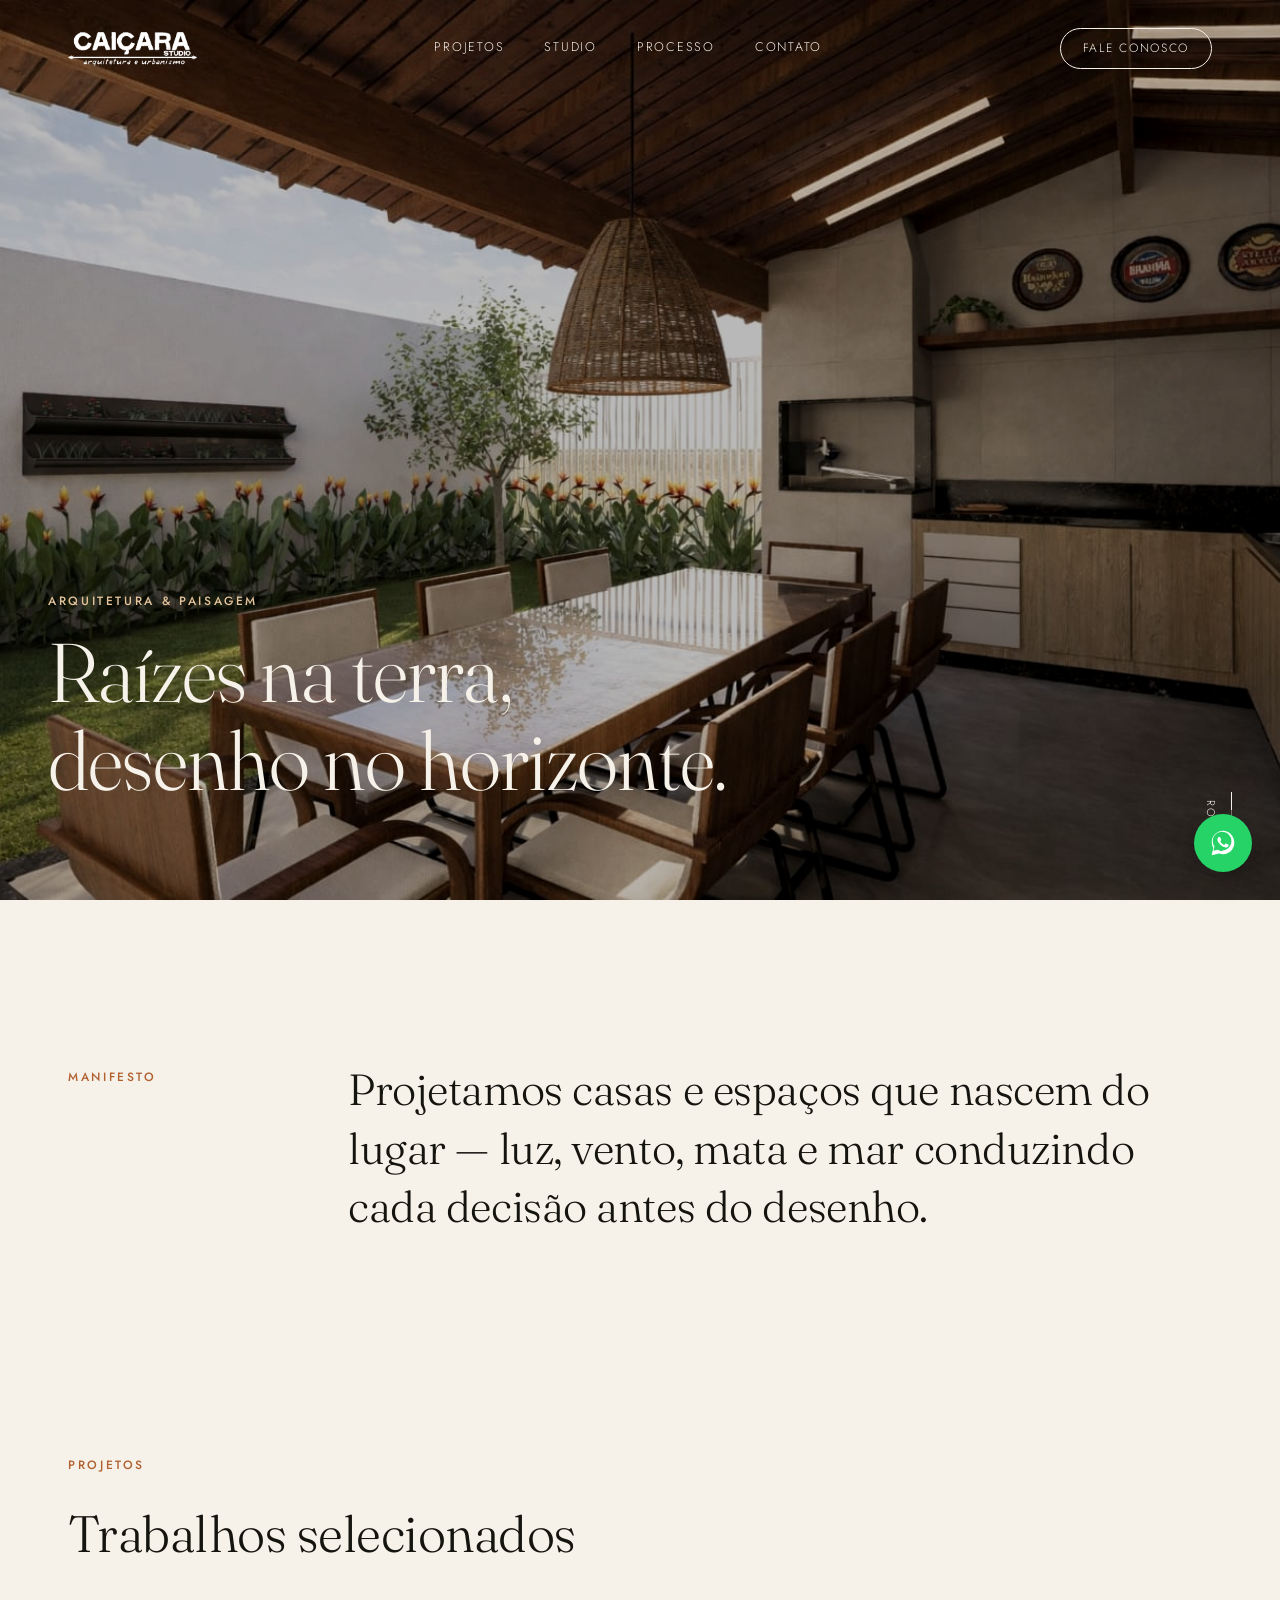
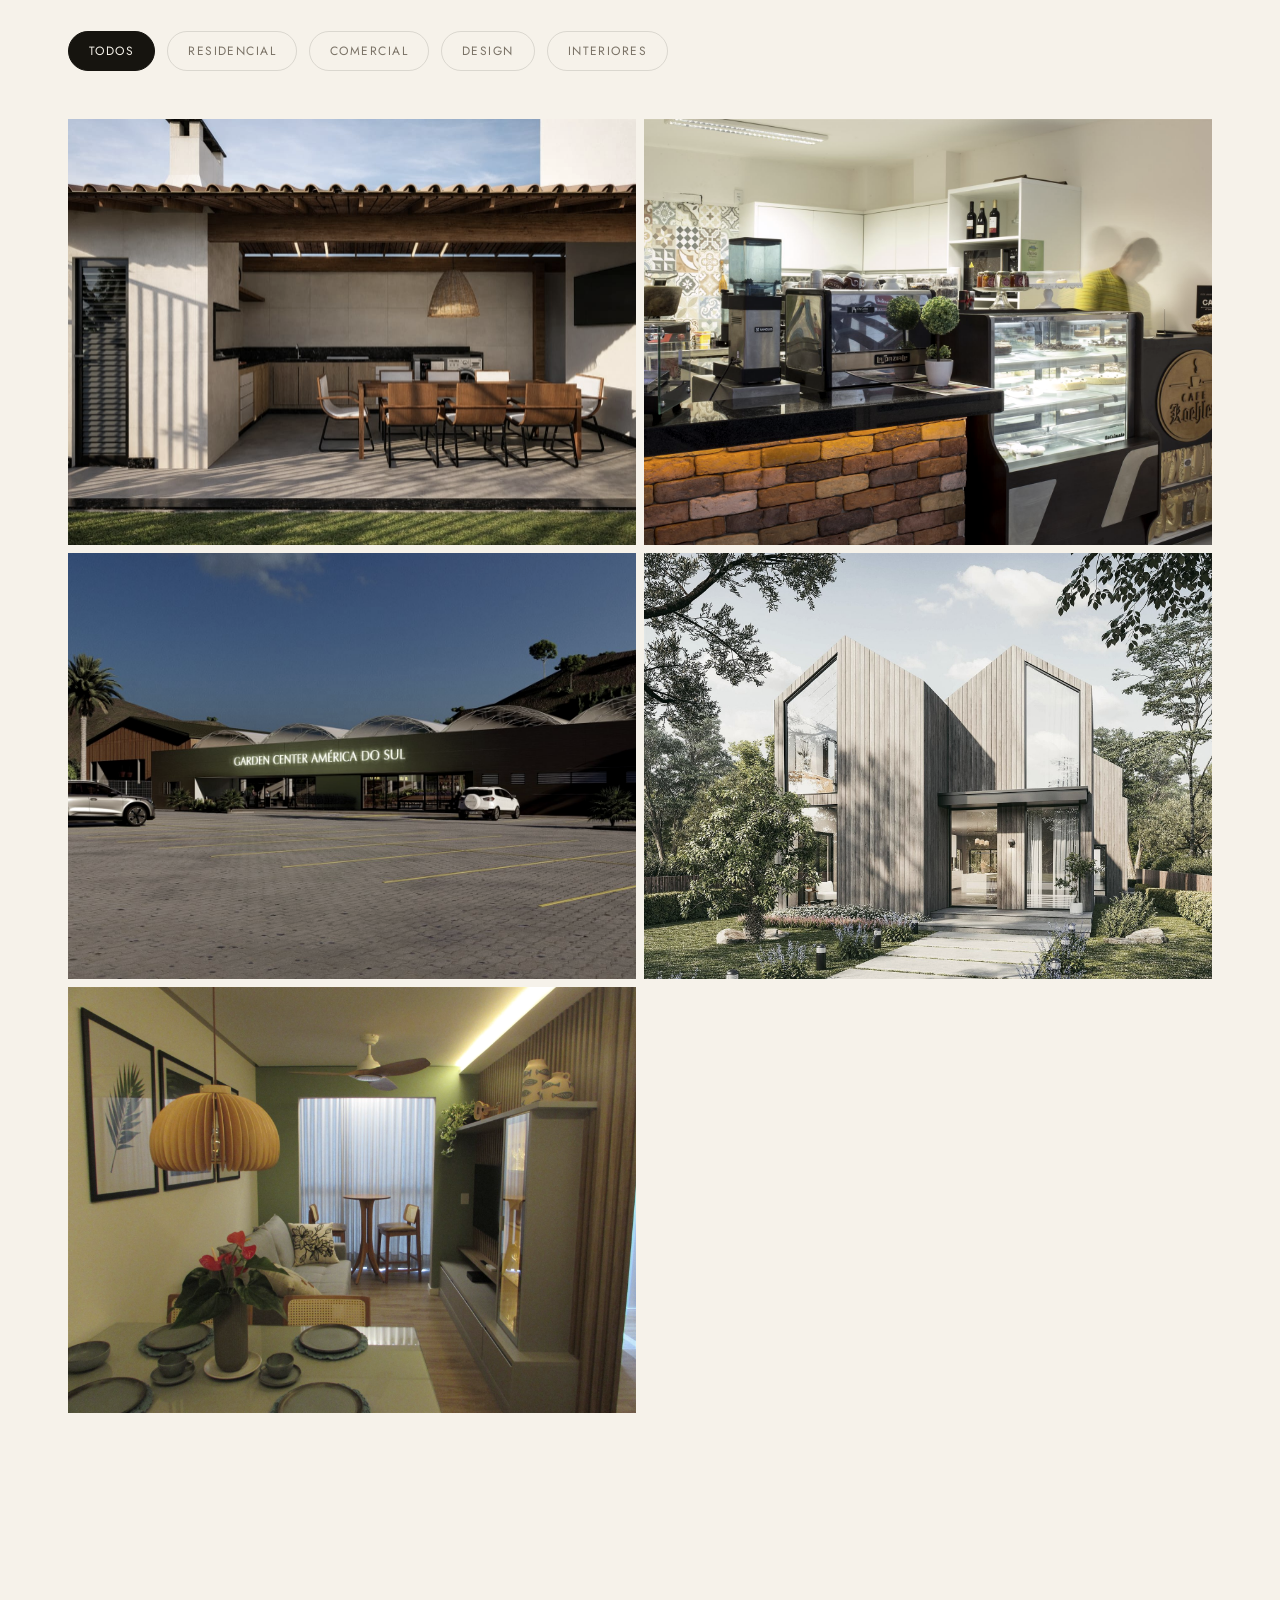
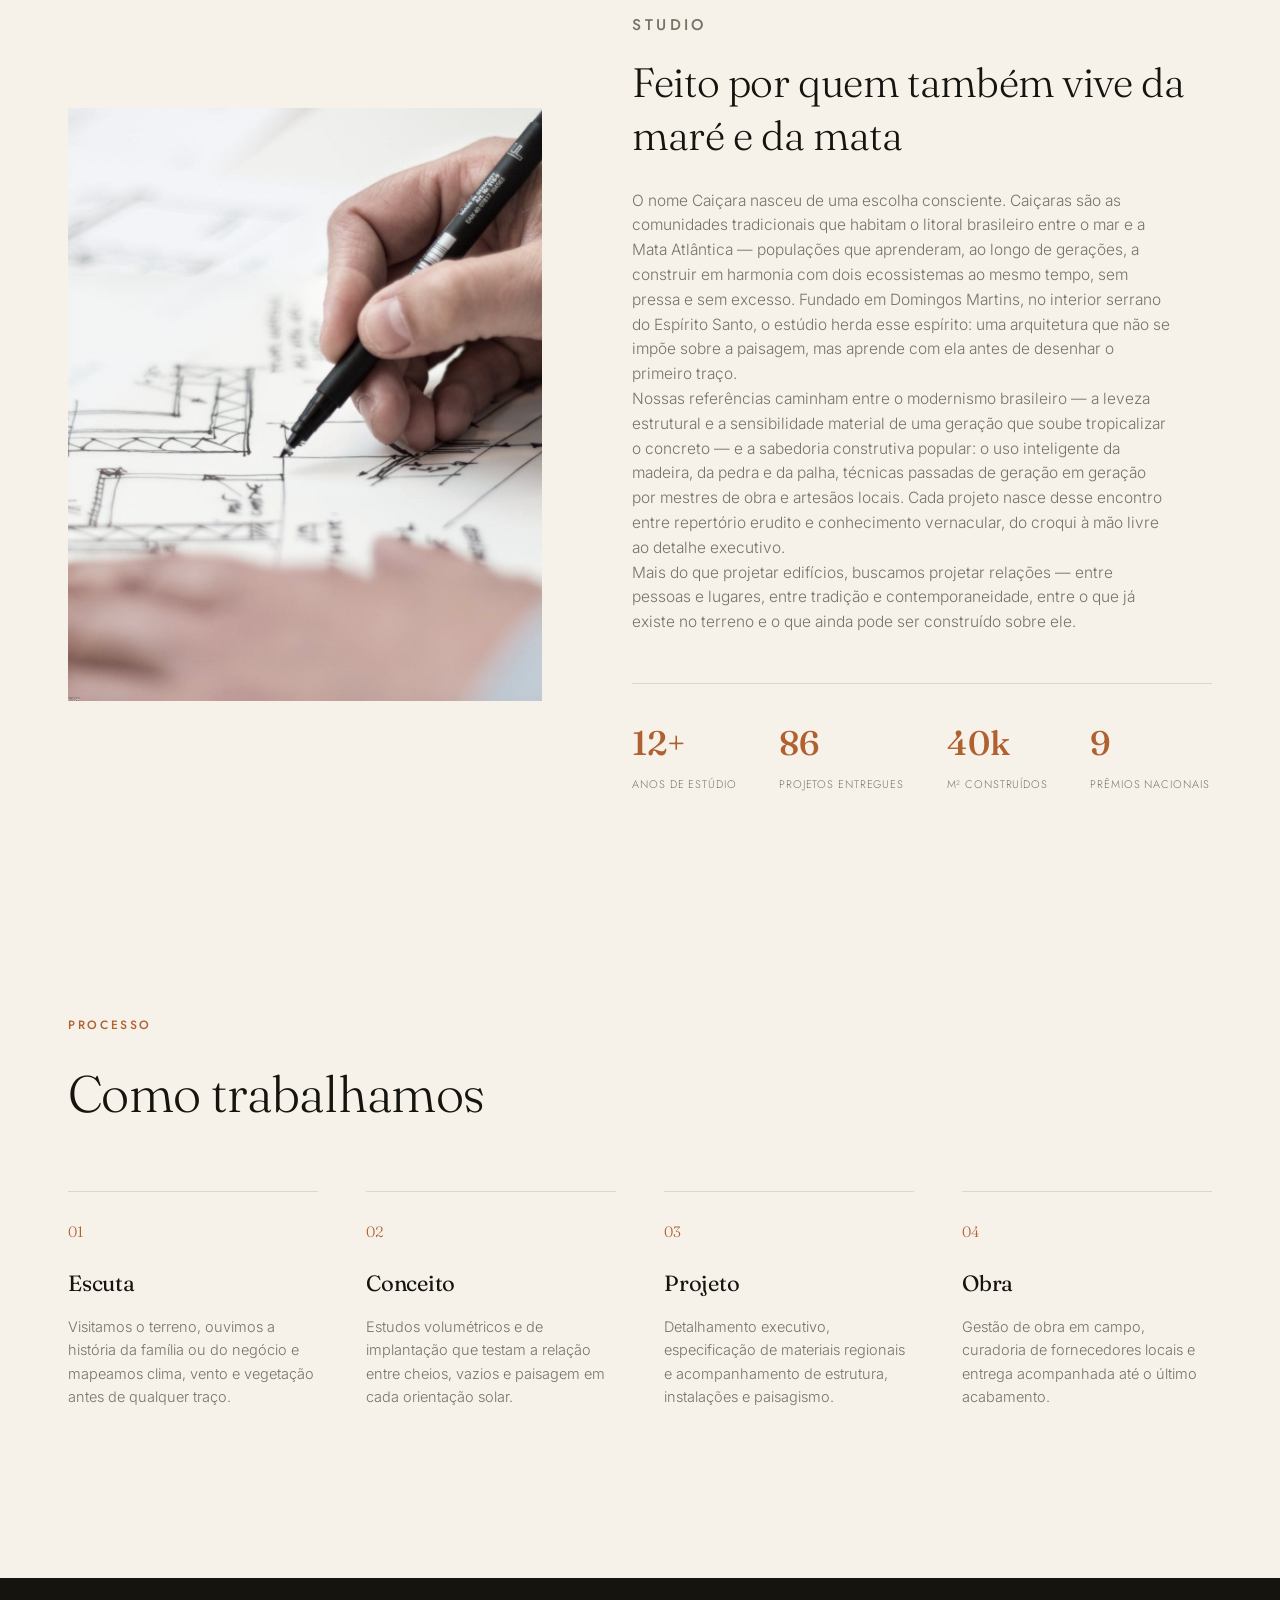
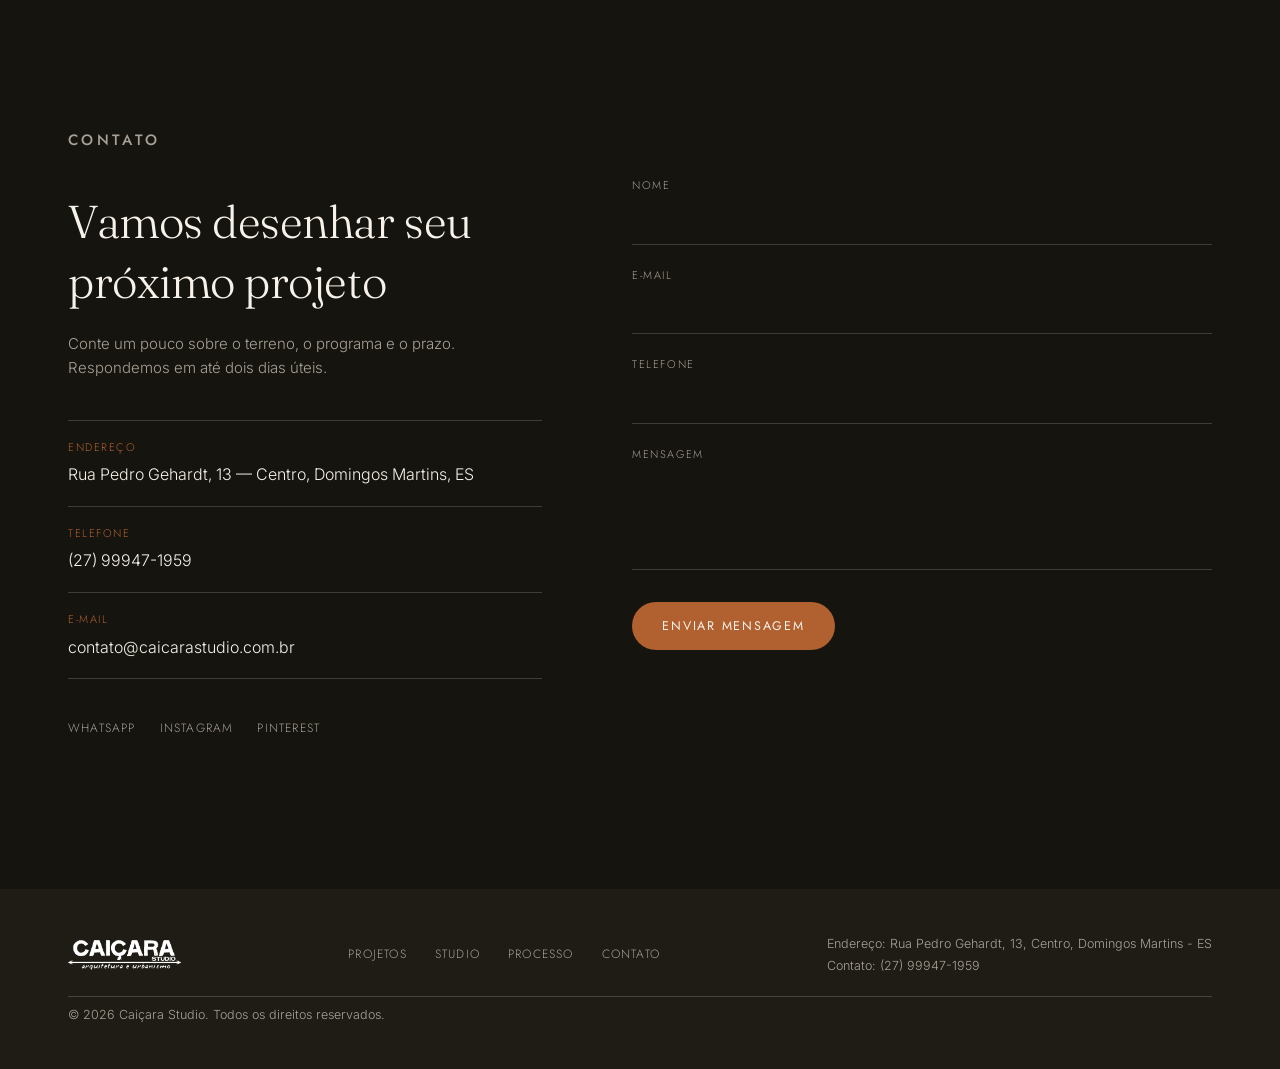
<file: index.html>
﻿<!DOCTYPE html>
<html lang="pt-BR">
<head>
<meta charset="UTF-8">
<meta name="viewport" content="width=device-width, initial-scale=1.0">
<title>Caiçara Studio — Arquitetura</title>
<meta name="description" content="Caiçara Studio — arquitetura contemporânea enraizada na paisagem brasileira.">
<link rel="preconnect" href="https://fonts.googleapis.com">
<link rel="preconnect" href="https://fonts.gstatic.com" crossorigin>
<link href="https://fonts.googleapis.com/css2?family=Fraunces:opsz,wght@9..144,300;9..144,400;9..144,500;9..144,600&family=Jost:wght@300;400;500;600&family=Inter:wght@300;400;500&display=swap" rel="stylesheet">
<link rel="icon" type="image/png" sizes="32x32" href="assets/img/brand/favicon-32.png">
<link rel="icon" type="image/png" sizes="192x192" href="assets/img/brand/favicon-192.png">
<link rel="apple-touch-icon" href="assets/img/brand/apple-touch-icon.png">
<link rel="stylesheet" href="assets/css/style.css">
</head>
<body>

<div class="preloader" id="preloader"><img src="assets/img/brand/icone-transparente.png" alt="Caiçara Studio" class="preloader-icon"></div>

<header class="site-header" id="siteHeader">
  <div class="header-inner">
    <a href="#top" class="logo"><img src="assets/img/brand/logotipo-transparente.png" alt="Caiçara Studio — arquitetura e urbanismo"></a>
    <nav class="main-nav" id="mainNav">
      <a href="#projetos">Projetos</a>
      <a href="#studio">Studio</a>
      <a href="#processo">Processo</a>
      <a href="#contato">Contato</a>
    </nav>
    <div class="header-right">
      <a href="#contato" class="btn-ghost">Fale conosco</a>
      <button class="nav-toggle" id="navToggle" aria-label="Abrir menu">
        <span></span><span></span><span></span>
      </button>
    </div>
  </div>
</header>

<div class="mobile-nav" id="mobileNav">
  <nav>
    <a href="#projetos">Projetos</a>
    <a href="#studio">Studio</a>
    <a href="#processo">Processo</a>
    <a href="#contato">Contato</a>
  </nav>
  <div class="mobile-nav-footer">
    <p>Domingos Martins — Espírito Santo, Brasil</p>
    <p>contato@caicarastudio.com.br</p>
  </div>
</div>

<a href="https://wa.me/5527999471959?text=Ol%C3%A1%2C%20gostaria%20de%20falar%20sobre%20um%20projeto." class="whatsapp-btn" target="_blank" rel="noopener" aria-label="Falar no WhatsApp">
  <svg viewBox="0 0 32 32" fill="currentColor" aria-hidden="true">
    <path d="M16.02 3C9.4 3 4 8.37 4 14.98c0 2.17.58 4.28 1.68 6.15L3.9 29l8.05-1.75a12.98 12.98 0 0 0 4.07.65h.01c6.63 0 12.02-5.37 12.02-11.98C28.05 8.37 22.66 3 16.02 3zm0 21.9h-.01a9.9 9.9 0 0 1-5.05-1.38l-.36-.21-4.78 1.04 1.02-4.66-.24-.38a9.87 9.87 0 0 1-1.53-5.33c0-5.47 4.46-9.92 9.96-9.92 2.66 0 5.15 1.04 7.03 2.92a9.86 9.86 0 0 1 2.91 7.02c0 5.47-4.46 9.9-9.95 9.9zm5.45-7.42c-.3-.15-1.76-.87-2.03-.97-.27-.1-.47-.15-.67.15-.2.3-.77.97-.94 1.16-.17.2-.35.22-.65.07-.3-.15-1.24-.46-2.36-1.46-.87-.78-1.46-1.74-1.63-2.04-.17-.3-.02-.46.13-.6.13-.13.3-.35.44-.52.15-.17.2-.3.3-.5.1-.2.05-.37-.02-.52-.07-.15-.67-1.62-.92-2.22-.24-.58-.49-.5-.67-.51h-.57c-.2 0-.52.07-.79.37s-1.04 1.02-1.04 2.48 1.07 2.87 1.22 3.07c.15.2 2.1 3.2 5.08 4.49.71.31 1.26.49 1.69.62.71.23 1.36.2 1.87.12.57-.08 1.76-.72 2-1.42.25-.7.25-1.29.17-1.42-.07-.13-.27-.2-.57-.35z"/>
  </svg>
</a>

<main id="top">

  <!-- HERO -->
  <section class="hero">
    <div class="hero-media">
      <img src="assets/img/projeto-gourmet-jardim.jpg" alt="Casa Colina de Laranjeiras — área gourmet integrada ao jardim" loading="eager">
    </div>
    <div class="hero-content">
      <p class="eyebrow reveal">Arquitetura &amp; Paisagem</p>
      <h1 class="reveal">Raízes na terra,<br>desenho no horizonte.</h1>
    </div>
    <a href="#manifesto" class="scroll-cue">
      <span>Rolar</span>
      <i></i>
    </a>
  </section>

  <!-- MANIFESTO -->
  <section class="manifesto" id="manifesto">
    <div class="container split">
      <p class="eyebrow reveal">Manifesto</p>
      <h2 class="reveal">Projetamos casas e espaços que nascem do lugar — luz, vento, mata e mar conduzindo cada decisão antes do desenho.</h2>
    </div>
  </section>

  <!-- PROJETOS -->
  <section class="projects" id="projetos">
    <div class="container">
      <div class="section-head reveal">
        <p class="eyebrow">Projetos</p>
        <h2>Trabalhos selecionados</h2>
      </div>

      <div class="filters reveal">
        <button class="filter-btn active" data-filter="all">Todos</button>
        <button class="filter-btn" data-filter="residencial">Residencial</button>
        <button class="filter-btn" data-filter="comercial">Comercial</button>
        <button class="filter-btn" data-filter="design">Design</button>
        <button class="filter-btn" data-filter="interiores">Interiores</button>
      </div>

      <div class="project-grid" id="projectGrid">

        <a href="projeto-casa-colina-de-laranjeiras.html" class="project-card reveal" data-category="residencial interiores">
          <div class="project-img">
            <img src="assets/img/projeto-gourmet-exterior.jpg" alt="Casa Colina de Laranjeiras — fachada da área gourmet">
          </div>
          <div class="project-info">
            <h3>Casa Colina de Laranjeiras</h3>
            <p>Residencial — Serra, ES</p>
          </div>
        </a>

        <a href="projeto-cafe-koehler.html" class="project-card reveal" data-category="comercial design">
          <div class="project-img">
            <img src="assets/img/projeto-cafe-koehler-balcao.jpg" alt="Café Koehler — balcão e vitrine de doces">
          </div>
          <div class="project-info">
            <h3>Café Koehler</h3>
            <p>Comercial — Domingos Martins, ES</p>
          </div>
        </a>

        <a href="projeto-garden-center.html" class="project-card reveal" data-category="comercial design">
          <div class="project-img">
            <img src="assets/img/projeto-garden-center-fachada.jpg" alt="Garden Center América do Sul — fachada e estacionamento">
          </div>
          <div class="project-info">
            <h3>Garden Center América do Sul</h3>
            <p>Comercial — Serra, ES</p>
          </div>
        </a>

        <a href="projeto-residencia-trapiche.html" class="project-card reveal" data-category="residencial">
          <div class="project-img">
            <img src="assets/img/projeto-residencia-render.jpg" alt="Residência Trapiche — fachada em madeira integrada à vegetação">
          </div>
          <div class="project-info">
            <h3>Residência Trapiche</h3>
            <p>Residencial — Ubatuba, SP</p>
          </div>
        </a>

        <a href="projeto-apartamento.html" class="project-card reveal" data-category="interiores">
          <div class="project-img">
            <img src="assets/img/projeto-apartamento-sala.jpg" alt="Apartamento RS — sala de estar e jantar">
          </div>
          <div class="project-info">
            <h3>Apartamento RS</h3>
            <p>Interiores — Serra, ES</p>
          </div>
        </a>

      </div>
    </div>
  </section>

  <!-- ESCRITÓRIO -->
  <section class="studio" id="studio">
    <div class="container split-2">
      <div class="studio-img reveal">
        <img src="assets/img/estudio-croqui-maos.jpg" alt="Croqui à mão — o processo de desenho da Caiçara Studio">
      </div>
      <div class="studio-text reveal">
        <p class="eyebrow">Studio</p>
        <h2>Feito por quem também vive da maré e da mata</h2>
        <p>O nome Caiçara nasceu de uma escolha consciente. Caiçaras são as comunidades tradicionais que habitam o litoral brasileiro entre o mar e a Mata Atlântica — populações que aprenderam, ao longo de gerações, a construir em harmonia com dois ecossistemas ao mesmo tempo, sem pressa e sem excesso. Fundado em Domingos Martins, no interior serrano do Espírito Santo, o estúdio herda esse espírito: uma arquitetura que não se impõe sobre a paisagem, mas aprende com ela antes de desenhar o primeiro traço.</p>
        <p>Nossas referências caminham entre o modernismo brasileiro — a leveza estrutural e a sensibilidade material de uma geração que soube tropicalizar o concreto — e a sabedoria construtiva popular: o uso inteligente da madeira, da pedra e da palha, técnicas passadas de geração em geração por mestres de obra e artesãos locais. Cada projeto nasce desse encontro entre repertório erudito e conhecimento vernacular, do croqui à mão livre ao detalhe executivo.</p>
        <p>Mais do que projetar edifícios, buscamos projetar relações — entre pessoas e lugares, entre tradição e contemporaneidade, entre o que já existe no terreno e o que ainda pode ser construído sobre ele.</p>
        <div class="stats">
          <div class="stat">
            <strong>12+</strong>
            <span>anos de estúdio</span>
          </div>
          <div class="stat">
            <strong>86</strong>
            <span>projetos entregues</span>
          </div>
          <div class="stat">
            <strong>40k</strong>
            <span>m² construídos</span>
          </div>
          <div class="stat">
            <strong>9</strong>
            <span>prêmios nacionais</span>
          </div>
        </div>
      </div>
    </div>
  </section>

  <!-- PROCESSO -->
  <section class="process" id="processo">
    <div class="container">
      <div class="section-head reveal">
        <p class="eyebrow">Processo</p>
        <h2>Como trabalhamos</h2>
      </div>
      <div class="process-grid">
        <div class="process-step reveal">
          <span class="step-num">01</span>
          <h3>Escuta</h3>
          <p>Visitamos o terreno, ouvimos a história da família ou do negócio e mapeamos clima, vento e vegetação antes de qualquer traço.</p>
        </div>
        <div class="process-step reveal">
          <span class="step-num">02</span>
          <h3>Conceito</h3>
          <p>Estudos volumétricos e de implantação que testam a relação entre cheios, vazios e paisagem em cada orientação solar.</p>
        </div>
        <div class="process-step reveal">
          <span class="step-num">03</span>
          <h3>Projeto</h3>
          <p>Detalhamento executivo, especificação de materiais regionais e acompanhamento de estrutura, instalações e paisagismo.</p>
        </div>
        <div class="process-step reveal">
          <span class="step-num">04</span>
          <h3>Obra</h3>
          <p>Gestão de obra em campo, curadoria de fornecedores locais e entrega acompanhada até o último acabamento.</p>
        </div>
      </div>
    </div>
  </section>

  <!-- CONTATO -->
  <section class="contact" id="contato">
    <div class="container split-2">
      <div class="contact-text reveal">
        <p class="eyebrow eyebrow-light">Contato</p>
        <h2>Vamos desenhar seu próximo projeto</h2>
        <p>Conte um pouco sobre o terreno, o programa e o prazo. Respondemos em até dois dias úteis.</p>
        <ul class="contact-info">
          <li><span>Endereço</span>Rua Pedro Gehardt, 13 — Centro, Domingos Martins, ES</li>
          <li><span>Telefone</span>(27) 99947-1959</li>
          <li><span>E-mail</span>contato@caicarastudio.com.br</li>
        </ul>
        <div class="socials">
          <a href="https://wa.me/5527999471959" target="_blank" rel="noopener">WhatsApp</a>
          <a href="#" aria-label="Instagram">Instagram</a>
          <a href="#" aria-label="Pinterest">Pinterest</a>
        </div>
      </div>
      <form class="contact-form reveal" id="contactForm">
        <div class="form-row">
          <label for="name">Nome</label>
          <input type="text" id="name" name="name" required>
        </div>
        <div class="form-row">
          <label for="email">E-mail</label>
          <input type="email" id="email" name="email" required>
        </div>
        <div class="form-row">
          <label for="phone">Telefone</label>
          <input type="tel" id="phone" name="phone">
        </div>
        <div class="form-row">
          <label for="message">Mensagem</label>
          <textarea id="message" name="message" rows="4" required></textarea>
        </div>
        <button type="submit" class="btn-solid">Enviar mensagem</button>
        <p class="form-note" id="formNote"></p>
      </form>
    </div>
  </section>

</main>

<footer class="site-footer">
  <div class="container footer-inner">
    <a href="#top" class="logo footer-logo"><img src="assets/img/brand/logotipo-transparente.png" alt="Caiçara Studio — arquitetura e urbanismo"></a>
    <nav class="footer-nav">
      <a href="#projetos">Projetos</a>
      <a href="#studio">Studio</a>
      <a href="#processo">Processo</a>
      <a href="#contato">Contato</a>
    </nav>
    <div class="footer-contact">
      <p>Endereço: Rua Pedro Gehardt, 13, Centro, Domingos Martins - ES</p>
      <p>Contato: (27) 99947-1959</p>
    </div>
    <p class="copyright">© <span id="year"></span> Caiçara Studio. Todos os direitos reservados.</p>
  </div>
</footer>

<script src="assets/js/main.js"></script>
</body>
</html>
</file>
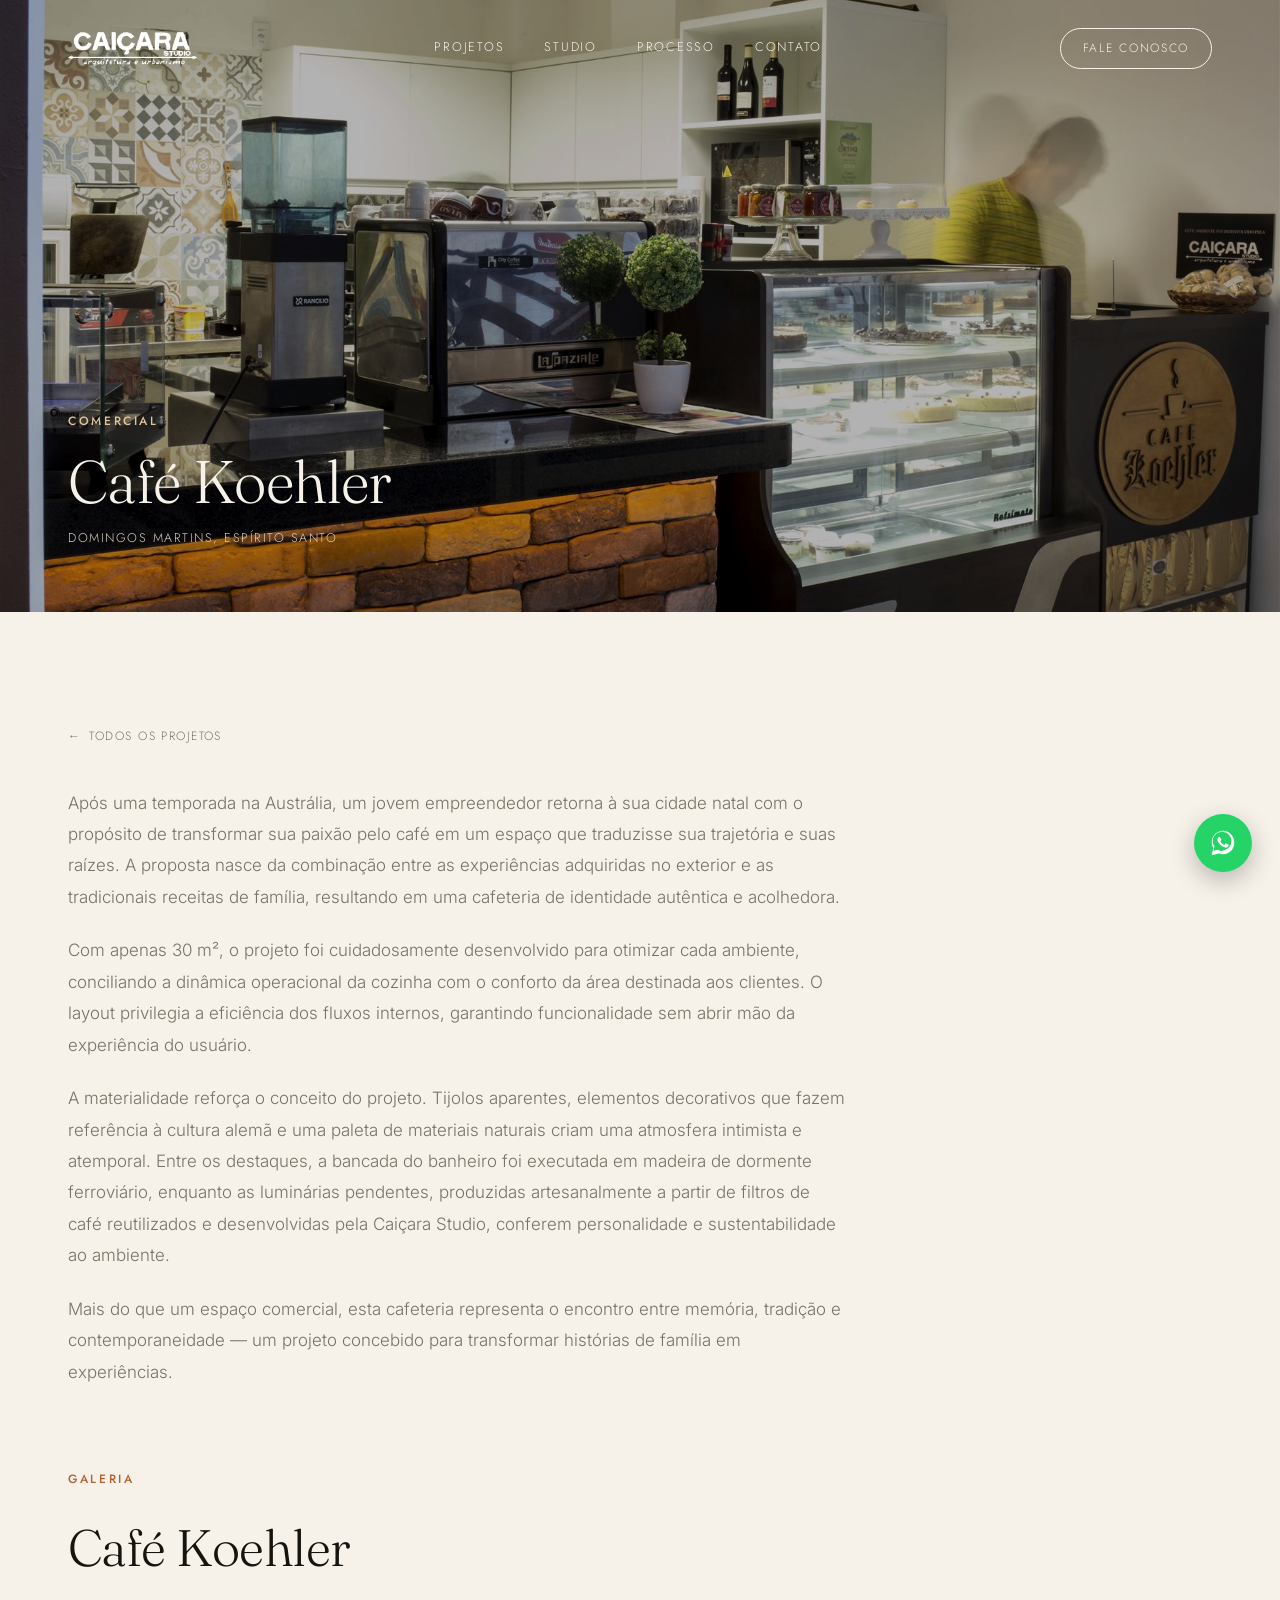
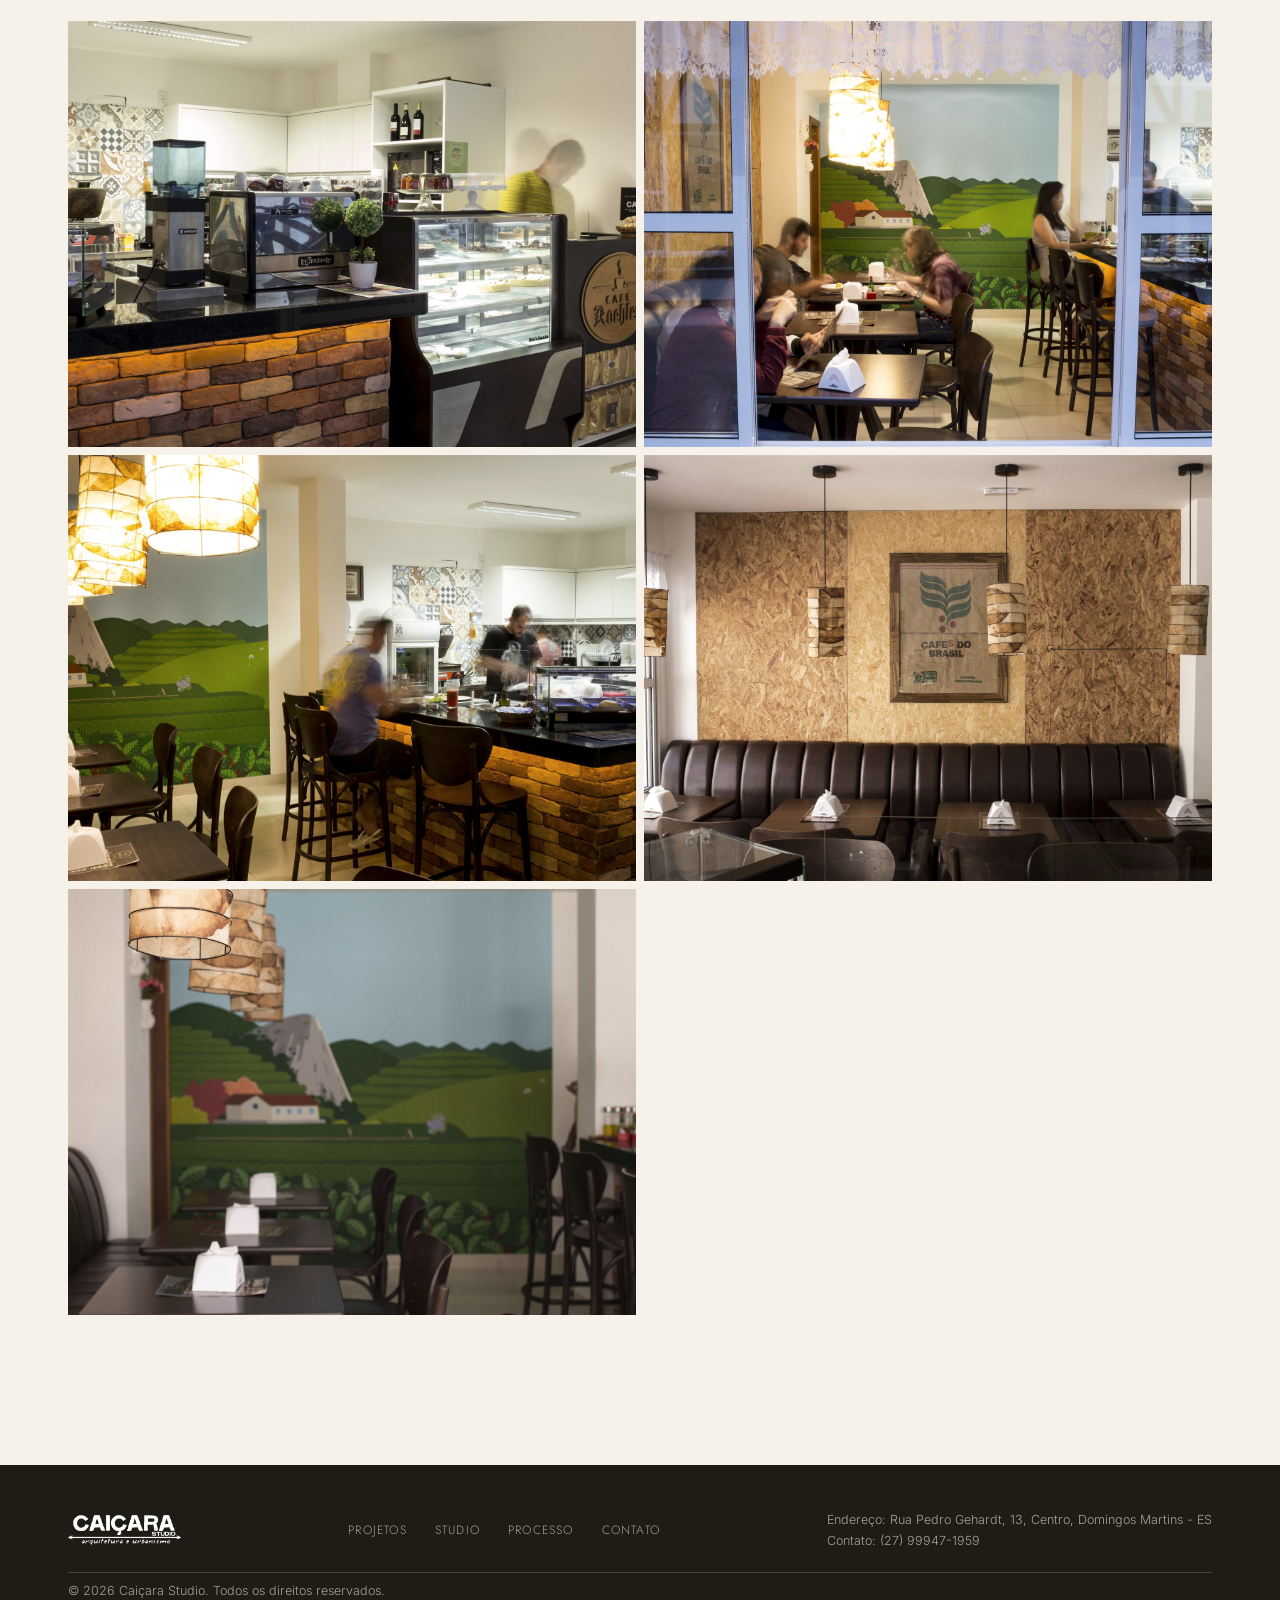
<file: projeto-cafe-koehler.html>
﻿<!DOCTYPE html>
<html lang="pt-BR">
<head>
<meta charset="UTF-8">
<meta name="viewport" content="width=device-width, initial-scale=1.0">
<title>Café Koehler — Caiçara Studio</title>
<meta name="description" content="Café Koehler — projeto comercial da Caiçara Studio em Domingos Martins, ES.">
<link rel="preconnect" href="https://fonts.googleapis.com">
<link rel="preconnect" href="https://fonts.gstatic.com" crossorigin>
<link href="https://fonts.googleapis.com/css2?family=Fraunces:opsz,wght@9..144,300;9..144,400;9..144,500;9..144,600&family=Jost:wght@300;400;500;600&family=Inter:wght@300;400;500&display=swap" rel="stylesheet">
<link rel="icon" type="image/png" sizes="32x32" href="assets/img/brand/favicon-32.png">
<link rel="icon" type="image/png" sizes="192x192" href="assets/img/brand/favicon-192.png">
<link rel="apple-touch-icon" href="assets/img/brand/apple-touch-icon.png">
<link rel="stylesheet" href="assets/css/style.css">
</head>
<body>

<div class="preloader" id="preloader"><img src="assets/img/brand/icone-transparente.png" alt="Caiçara Studio" class="preloader-icon"></div>

<header class="site-header" id="siteHeader">
  <div class="header-inner">
    <a href="index.html" class="logo"><img src="assets/img/brand/logotipo-transparente.png" alt="Caiçara Studio — arquitetura e urbanismo"></a>
    <nav class="main-nav" id="mainNav">
      <a href="index.html#projetos">Projetos</a>
      <a href="index.html#studio">Studio</a>
      <a href="index.html#processo">Processo</a>
      <a href="index.html#contato">Contato</a>
    </nav>
    <div class="header-right">
      <a href="index.html#contato" class="btn-ghost">Fale conosco</a>
      <button class="nav-toggle" id="navToggle" aria-label="Abrir menu">
        <span></span><span></span><span></span>
      </button>
    </div>
  </div>
</header>

<div class="mobile-nav" id="mobileNav">
  <nav>
    <a href="index.html#projetos">Projetos</a>
    <a href="index.html#studio">Studio</a>
    <a href="index.html#processo">Processo</a>
    <a href="index.html#contato">Contato</a>
  </nav>
  <div class="mobile-nav-footer">
    <p>Domingos Martins — Espírito Santo, Brasil</p>
    <p>contato@caicarastudio.com.br</p>
  </div>
</div>

<a href="https://wa.me/5527999471959?text=Ol%C3%A1%2C%20gostaria%20de%20falar%20sobre%20um%20projeto." class="whatsapp-btn" target="_blank" rel="noopener" aria-label="Falar no WhatsApp">
  <svg viewBox="0 0 32 32" fill="currentColor" aria-hidden="true">
    <path d="M16.02 3C9.4 3 4 8.37 4 14.98c0 2.17.58 4.28 1.68 6.15L3.9 29l8.05-1.75a12.98 12.98 0 0 0 4.07.65h.01c6.63 0 12.02-5.37 12.02-11.98C28.05 8.37 22.66 3 16.02 3zm0 21.9h-.01a9.9 9.9 0 0 1-5.05-1.38l-.36-.21-4.78 1.04 1.02-4.66-.24-.38a9.87 9.87 0 0 1-1.53-5.33c0-5.47 4.46-9.92 9.96-9.92 2.66 0 5.15 1.04 7.03 2.92a9.86 9.86 0 0 1 2.91 7.02c0 5.47-4.46 9.9-9.95 9.9zm5.45-7.42c-.3-.15-1.76-.87-2.03-.97-.27-.1-.47-.15-.67.15-.2.3-.77.97-.94 1.16-.17.2-.35.22-.65.07-.3-.15-1.24-.46-2.36-1.46-.87-.78-1.46-1.74-1.63-2.04-.17-.3-.02-.46.13-.6.13-.13.3-.35.44-.52.15-.17.2-.3.3-.5.1-.2.05-.37-.02-.52-.07-.15-.67-1.62-.92-2.22-.24-.58-.49-.5-.67-.51h-.57c-.2 0-.52.07-.79.37s-1.04 1.02-1.04 2.48 1.07 2.87 1.22 3.07c.15.2 2.1 3.2 5.08 4.49.71.31 1.26.49 1.69.62.71.23 1.36.2 1.87.12.57-.08 1.76-.72 2-1.42.25-.7.25-1.29.17-1.42-.07-.13-.27-.2-.57-.35z"/>
  </svg>
</a>

<main>

  <section class="detail-hero">
    <img src="assets/img/projeto-cafe-koehler-balcao.jpg" alt="Café Koehler — balcão e vitrine de doces" loading="eager">
    <div class="detail-hero-content">
      <p class="eyebrow reveal">Comercial</p>
      <h1 class="reveal">Café Koehler</h1>
      <p class="detail-location reveal">Domingos Martins, Espírito Santo</p>
    </div>
  </section>

  <section class="detail-body">
    <div class="container">
      <a href="index.html#projetos" class="back-link">Todos os projetos</a>
      <div class="detail-text reveal">
        <p>Após uma temporada na Austrália, um jovem empreendedor retorna à sua cidade natal com o propósito de transformar sua paixão pelo café em um espaço que traduzisse sua trajetória e suas raízes. A proposta nasce da combinação entre as experiências adquiridas no exterior e as tradicionais receitas de família, resultando em uma cafeteria de identidade autêntica e acolhedora.</p>
        <p>Com apenas 30 m², o projeto foi cuidadosamente desenvolvido para otimizar cada ambiente, conciliando a dinâmica operacional da cozinha com o conforto da área destinada aos clientes. O layout privilegia a eficiência dos fluxos internos, garantindo funcionalidade sem abrir mão da experiência do usuário.</p>
        <p>A materialidade reforça o conceito do projeto. Tijolos aparentes, elementos decorativos que fazem referência à cultura alemã e uma paleta de materiais naturais criam uma atmosfera intimista e atemporal. Entre os destaques, a bancada do banheiro foi executada em madeira de dormente ferroviário, enquanto as luminárias pendentes, produzidas artesanalmente a partir de filtros de café reutilizados e desenvolvidas pela Caiçara Studio, conferem personalidade e sustentabilidade ao ambiente.</p>
        <p>Mais do que um espaço comercial, esta cafeteria representa o encontro entre memória, tradição e contemporaneidade — um projeto concebido para transformar histórias de família em experiências.</p>
      </div>
    </div>
  </section>

  <section class="detail-gallery">
    <div class="container">
      <div class="section-head reveal">
        <p class="eyebrow">Galeria</p>
        <h2>Café Koehler</h2>
      </div>
      <div class="gallery-grid">
        <a href="assets/img/projeto-cafe-koehler-balcao.jpg" target="_blank" rel="noopener" class="reveal"><img src="assets/img/projeto-cafe-koehler-balcao.jpg" alt="Balcão e vitrine de doces"></a>
        <a href="assets/img/projeto-cafe-koehler-salao.jpg" target="_blank" rel="noopener" class="reveal"><img src="assets/img/projeto-cafe-koehler-salao.jpg" alt="Salão visto da vitrine externa"></a>
        <a href="assets/img/projeto-cafe-koehler-cozinha.jpg" target="_blank" rel="noopener" class="reveal"><img src="assets/img/projeto-cafe-koehler-cozinha.jpg" alt="Cozinha show e balcão de atendimento"></a>
        <a href="assets/img/projeto-cafe-koehler-parede.jpg" target="_blank" rel="noopener" class="reveal"><img src="assets/img/projeto-cafe-koehler-parede.jpg" alt="Parede em OSB com quadro em referência à cultura alemã"></a>
        <a href="assets/img/projeto-cafe-koehler-luminarias.jpg" target="_blank" rel="noopener" class="reveal"><img src="assets/img/projeto-cafe-koehler-luminarias.jpg" alt="Luminárias artesanais feitas de filtros de café reutilizados"></a>
      </div>
    </div>
  </section>

</main>

<footer class="site-footer">
  <div class="container footer-inner">
    <a href="index.html" class="logo footer-logo"><img src="assets/img/brand/logotipo-transparente.png" alt="Caiçara Studio — arquitetura e urbanismo"></a>
    <nav class="footer-nav">
      <a href="index.html#projetos">Projetos</a>
      <a href="index.html#studio">Studio</a>
      <a href="index.html#processo">Processo</a>
      <a href="index.html#contato">Contato</a>
    </nav>
    <div class="footer-contact">
      <p>Endereço: Rua Pedro Gehardt, 13, Centro, Domingos Martins - ES</p>
      <p>Contato: (27) 99947-1959</p>
    </div>
    <p class="copyright">© <span id="year"></span> Caiçara Studio. Todos os direitos reservados.</p>
  </div>
</footer>

<script src="assets/js/main.js"></script>
</body>
</html>
</file>
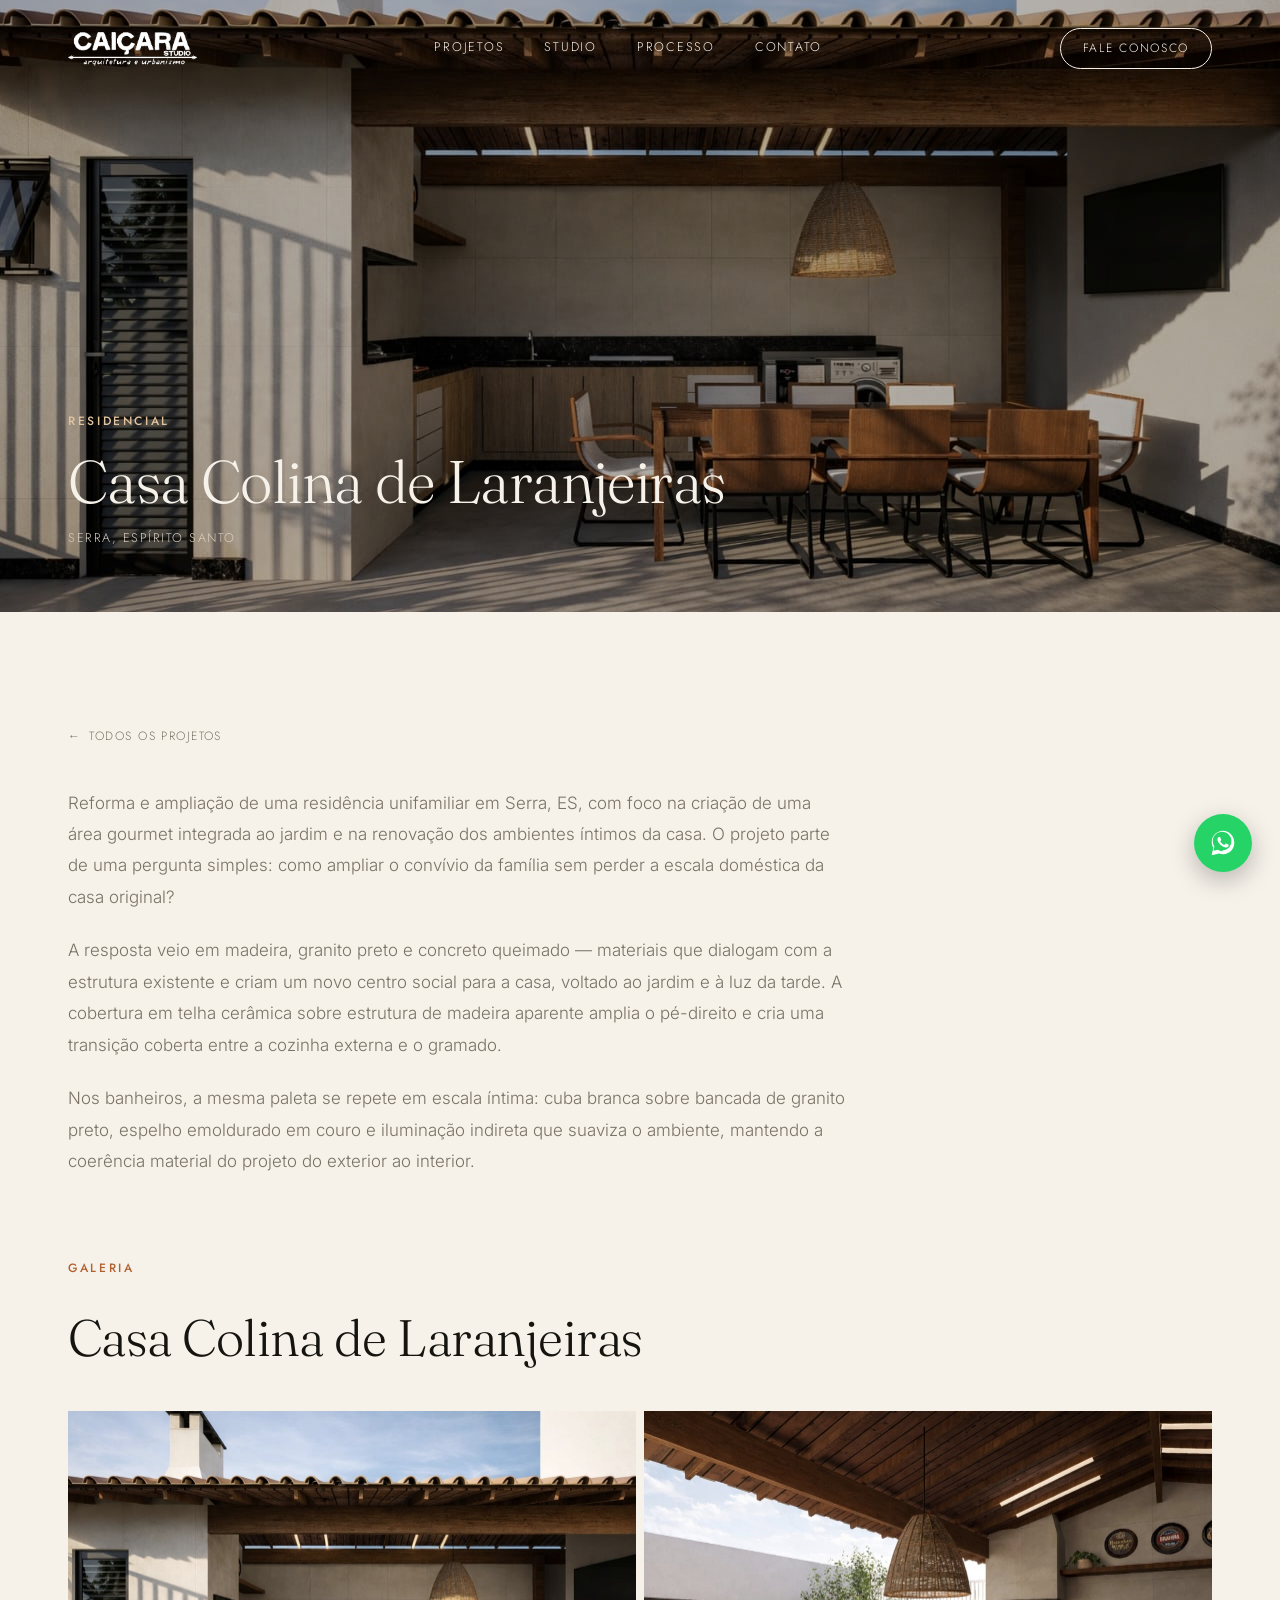
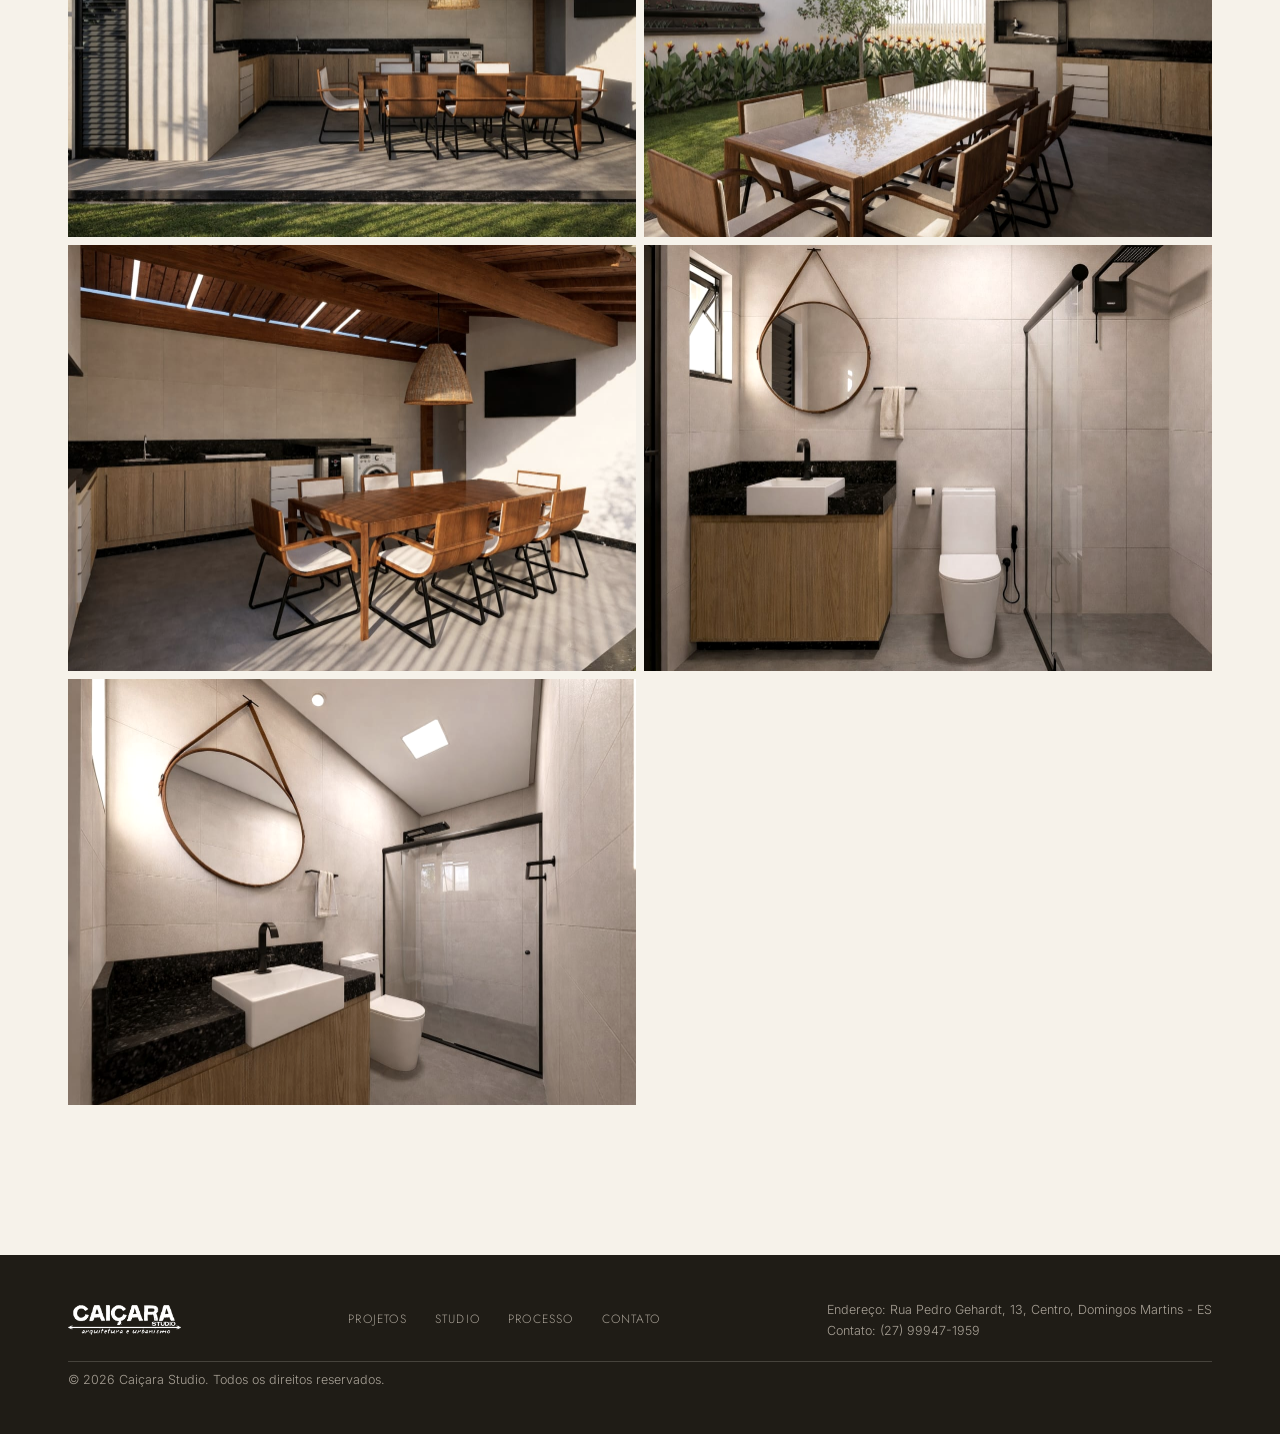
<file: projeto-casa-colina-de-laranjeiras.html>
﻿<!DOCTYPE html>
<html lang="pt-BR">
<head>
<meta charset="UTF-8">
<meta name="viewport" content="width=device-width, initial-scale=1.0">
<title>Casa Colina de Laranjeiras — Caiçara Studio</title>
<meta name="description" content="Casa Colina de Laranjeiras — projeto residencial da Caiçara Studio em Serra, ES.">
<link rel="preconnect" href="https://fonts.googleapis.com">
<link rel="preconnect" href="https://fonts.gstatic.com" crossorigin>
<link href="https://fonts.googleapis.com/css2?family=Fraunces:opsz,wght@9..144,300;9..144,400;9..144,500;9..144,600&family=Jost:wght@300;400;500;600&family=Inter:wght@300;400;500&display=swap" rel="stylesheet">
<link rel="icon" type="image/png" sizes="32x32" href="assets/img/brand/favicon-32.png">
<link rel="icon" type="image/png" sizes="192x192" href="assets/img/brand/favicon-192.png">
<link rel="apple-touch-icon" href="assets/img/brand/apple-touch-icon.png">
<link rel="stylesheet" href="assets/css/style.css">
</head>
<body>

<div class="preloader" id="preloader"><img src="assets/img/brand/icone-transparente.png" alt="Caiçara Studio" class="preloader-icon"></div>

<header class="site-header" id="siteHeader">
  <div class="header-inner">
    <a href="index.html" class="logo"><img src="assets/img/brand/logotipo-transparente.png" alt="Caiçara Studio — arquitetura e urbanismo"></a>
    <nav class="main-nav" id="mainNav">
      <a href="index.html#projetos">Projetos</a>
      <a href="index.html#studio">Studio</a>
      <a href="index.html#processo">Processo</a>
      <a href="index.html#contato">Contato</a>
    </nav>
    <div class="header-right">
      <a href="index.html#contato" class="btn-ghost">Fale conosco</a>
      <button class="nav-toggle" id="navToggle" aria-label="Abrir menu">
        <span></span><span></span><span></span>
      </button>
    </div>
  </div>
</header>

<div class="mobile-nav" id="mobileNav">
  <nav>
    <a href="index.html#projetos">Projetos</a>
    <a href="index.html#studio">Studio</a>
    <a href="index.html#processo">Processo</a>
    <a href="index.html#contato">Contato</a>
  </nav>
  <div class="mobile-nav-footer">
    <p>Domingos Martins — Espírito Santo, Brasil</p>
    <p>contato@caicarastudio.com.br</p>
  </div>
</div>

<a href="https://wa.me/5527999471959?text=Ol%C3%A1%2C%20gostaria%20de%20falar%20sobre%20um%20projeto." class="whatsapp-btn" target="_blank" rel="noopener" aria-label="Falar no WhatsApp">
  <svg viewBox="0 0 32 32" fill="currentColor" aria-hidden="true">
    <path d="M16.02 3C9.4 3 4 8.37 4 14.98c0 2.17.58 4.28 1.68 6.15L3.9 29l8.05-1.75a12.98 12.98 0 0 0 4.07.65h.01c6.63 0 12.02-5.37 12.02-11.98C28.05 8.37 22.66 3 16.02 3zm0 21.9h-.01a9.9 9.9 0 0 1-5.05-1.38l-.36-.21-4.78 1.04 1.02-4.66-.24-.38a9.87 9.87 0 0 1-1.53-5.33c0-5.47 4.46-9.92 9.96-9.92 2.66 0 5.15 1.04 7.03 2.92a9.86 9.86 0 0 1 2.91 7.02c0 5.47-4.46 9.9-9.95 9.9zm5.45-7.42c-.3-.15-1.76-.87-2.03-.97-.27-.1-.47-.15-.67.15-.2.3-.77.97-.94 1.16-.17.2-.35.22-.65.07-.3-.15-1.24-.46-2.36-1.46-.87-.78-1.46-1.74-1.63-2.04-.17-.3-.02-.46.13-.6.13-.13.3-.35.44-.52.15-.17.2-.3.3-.5.1-.2.05-.37-.02-.52-.07-.15-.67-1.62-.92-2.22-.24-.58-.49-.5-.67-.51h-.57c-.2 0-.52.07-.79.37s-1.04 1.02-1.04 2.48 1.07 2.87 1.22 3.07c.15.2 2.1 3.2 5.08 4.49.71.31 1.26.49 1.69.62.71.23 1.36.2 1.87.12.57-.08 1.76-.72 2-1.42.25-.7.25-1.29.17-1.42-.07-.13-.27-.2-.57-.35z"/>
  </svg>
</a>

<main>

  <section class="detail-hero">
    <img src="assets/img/projeto-gourmet-exterior.jpg" alt="Casa Colina de Laranjeiras — área gourmet integrada ao jardim" loading="eager">
    <div class="detail-hero-content">
      <p class="eyebrow reveal">Residencial</p>
      <h1 class="reveal">Casa Colina de Laranjeiras</h1>
      <p class="detail-location reveal">Serra, Espírito Santo</p>
    </div>
  </section>

  <section class="detail-body">
    <div class="container">
      <a href="index.html#projetos" class="back-link">Todos os projetos</a>
      <div class="detail-text reveal">
        <p>Reforma e ampliação de uma residência unifamiliar em Serra, ES, com foco na criação de uma área gourmet integrada ao jardim e na renovação dos ambientes íntimos da casa. O projeto parte de uma pergunta simples: como ampliar o convívio da família sem perder a escala doméstica da casa original?</p>
        <p>A resposta veio em madeira, granito preto e concreto queimado — materiais que dialogam com a estrutura existente e criam um novo centro social para a casa, voltado ao jardim e à luz da tarde. A cobertura em telha cerâmica sobre estrutura de madeira aparente amplia o pé-direito e cria uma transição coberta entre a cozinha externa e o gramado.</p>
        <p>Nos banheiros, a mesma paleta se repete em escala íntima: cuba branca sobre bancada de granito preto, espelho emoldurado em couro e iluminação indireta que suaviza o ambiente, mantendo a coerência material do projeto do exterior ao interior.</p>
      </div>
    </div>
  </section>

  <section class="detail-gallery">
    <div class="container">
      <div class="section-head reveal">
        <p class="eyebrow">Galeria</p>
        <h2>Casa Colina de Laranjeiras</h2>
      </div>
      <div class="gallery-grid">
        <a href="assets/img/projeto-gourmet-exterior.jpg" target="_blank" rel="noopener" class="reveal"><img src="assets/img/projeto-gourmet-exterior.jpg" alt="Fachada da área gourmet"></a>
        <a href="assets/img/projeto-gourmet-jardim.jpg" target="_blank" rel="noopener" class="reveal"><img src="assets/img/projeto-gourmet-jardim.jpg" alt="Área gourmet vista do jardim"></a>
        <a href="assets/img/projeto-gourmet-jantar.jpg" target="_blank" rel="noopener" class="reveal"><img src="assets/img/projeto-gourmet-jantar.jpg" alt="Área gourmet, sala de jantar"></a>
        <a href="assets/img/projeto-banheiro-suite.jpg" target="_blank" rel="noopener" class="reveal"><img src="assets/img/projeto-banheiro-suite.jpg" alt="Banheiro da suíte master"></a>
        <a href="assets/img/projeto-banheiro-master.jpg" target="_blank" rel="noopener" class="reveal"><img src="assets/img/projeto-banheiro-master.jpg" alt="Lavabo social"></a>
      </div>
    </div>
  </section>

</main>

<footer class="site-footer">
  <div class="container footer-inner">
    <a href="index.html" class="logo footer-logo"><img src="assets/img/brand/logotipo-transparente.png" alt="Caiçara Studio — arquitetura e urbanismo"></a>
    <nav class="footer-nav">
      <a href="index.html#projetos">Projetos</a>
      <a href="index.html#studio">Studio</a>
      <a href="index.html#processo">Processo</a>
      <a href="index.html#contato">Contato</a>
    </nav>
    <div class="footer-contact">
      <p>Endereço: Rua Pedro Gehardt, 13, Centro, Domingos Martins - ES</p>
      <p>Contato: (27) 99947-1959</p>
    </div>
    <p class="copyright">© <span id="year"></span> Caiçara Studio. Todos os direitos reservados.</p>
  </div>
</footer>

<script src="assets/js/main.js"></script>
</body>
</html>
</file>
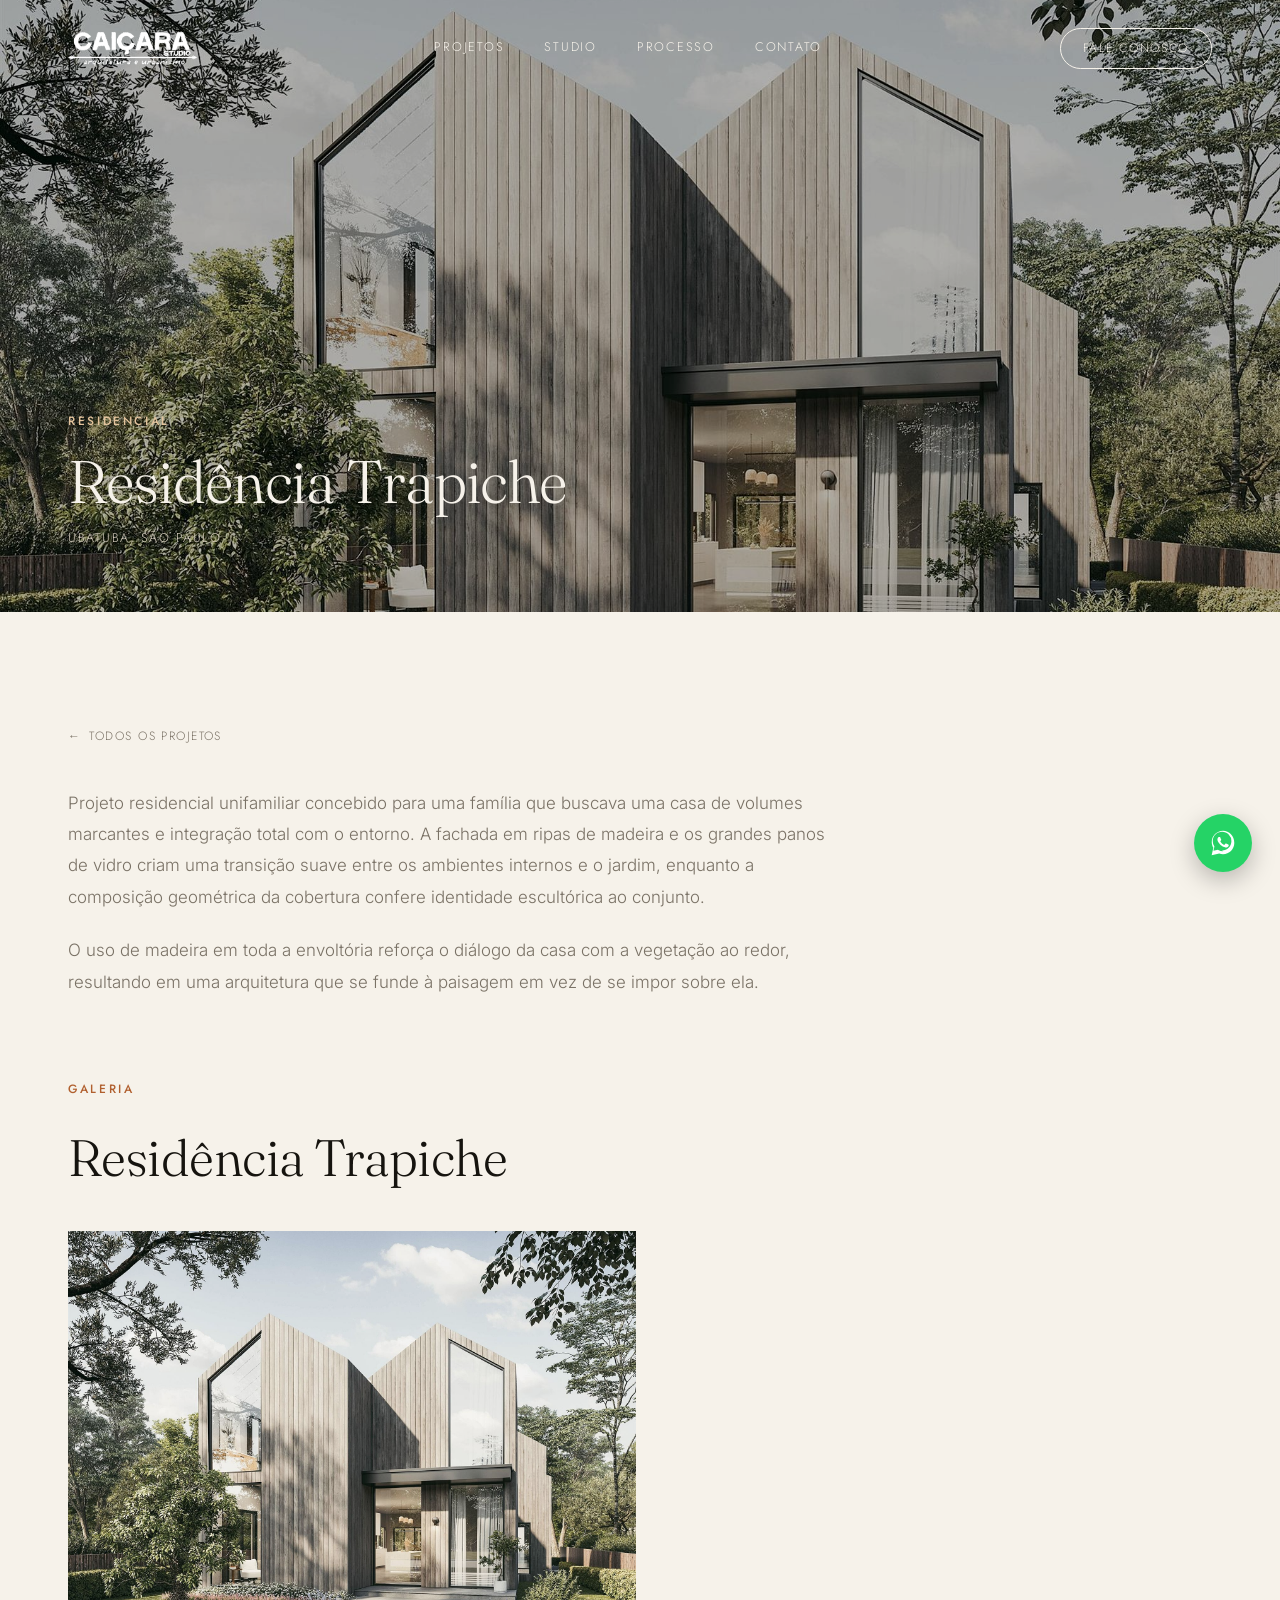
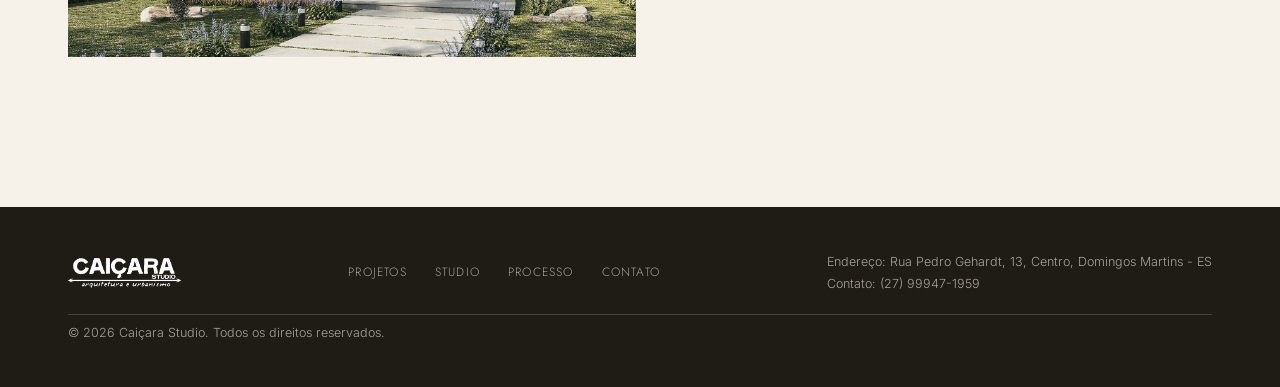
<file: projeto-residencia-trapiche.html>
﻿<!DOCTYPE html>
<html lang="pt-BR">
<head>
<meta charset="UTF-8">
<meta name="viewport" content="width=device-width, initial-scale=1.0">
<title>Residência Trapiche — Caiçara Studio</title>
<meta name="description" content="Residência Trapiche — projeto residencial da Caiçara Studio em Ubatuba, SP.">
<link rel="preconnect" href="https://fonts.googleapis.com">
<link rel="preconnect" href="https://fonts.gstatic.com" crossorigin>
<link href="https://fonts.googleapis.com/css2?family=Fraunces:opsz,wght@9..144,300;9..144,400;9..144,500;9..144,600&family=Jost:wght@300;400;500;600&family=Inter:wght@300;400;500&display=swap" rel="stylesheet">
<link rel="icon" type="image/png" sizes="32x32" href="assets/img/brand/favicon-32.png">
<link rel="icon" type="image/png" sizes="192x192" href="assets/img/brand/favicon-192.png">
<link rel="apple-touch-icon" href="assets/img/brand/apple-touch-icon.png">
<link rel="stylesheet" href="assets/css/style.css">
</head>
<body>

<div class="preloader" id="preloader"><img src="assets/img/brand/icone-transparente.png" alt="Caiçara Studio" class="preloader-icon"></div>

<header class="site-header" id="siteHeader">
  <div class="header-inner">
    <a href="index.html" class="logo"><img src="assets/img/brand/logotipo-transparente.png" alt="Caiçara Studio — arquitetura e urbanismo"></a>
    <nav class="main-nav" id="mainNav">
      <a href="index.html#projetos">Projetos</a>
      <a href="index.html#studio">Studio</a>
      <a href="index.html#processo">Processo</a>
      <a href="index.html#contato">Contato</a>
    </nav>
    <div class="header-right">
      <a href="index.html#contato" class="btn-ghost">Fale conosco</a>
      <button class="nav-toggle" id="navToggle" aria-label="Abrir menu">
        <span></span><span></span><span></span>
      </button>
    </div>
  </div>
</header>

<div class="mobile-nav" id="mobileNav">
  <nav>
    <a href="index.html#projetos">Projetos</a>
    <a href="index.html#studio">Studio</a>
    <a href="index.html#processo">Processo</a>
    <a href="index.html#contato">Contato</a>
  </nav>
  <div class="mobile-nav-footer">
    <p>Domingos Martins — Espírito Santo, Brasil</p>
    <p>contato@caicarastudio.com.br</p>
  </div>
</div>

<a href="https://wa.me/5527999471959?text=Ol%C3%A1%2C%20gostaria%20de%20falar%20sobre%20um%20projeto." class="whatsapp-btn" target="_blank" rel="noopener" aria-label="Falar no WhatsApp">
  <svg viewBox="0 0 32 32" fill="currentColor" aria-hidden="true">
    <path d="M16.02 3C9.4 3 4 8.37 4 14.98c0 2.17.58 4.28 1.68 6.15L3.9 29l8.05-1.75a12.98 12.98 0 0 0 4.07.65h.01c6.63 0 12.02-5.37 12.02-11.98C28.05 8.37 22.66 3 16.02 3zm0 21.9h-.01a9.9 9.9 0 0 1-5.05-1.38l-.36-.21-4.78 1.04 1.02-4.66-.24-.38a9.87 9.87 0 0 1-1.53-5.33c0-5.47 4.46-9.92 9.96-9.92 2.66 0 5.15 1.04 7.03 2.92a9.86 9.86 0 0 1 2.91 7.02c0 5.47-4.46 9.9-9.95 9.9zm5.45-7.42c-.3-.15-1.76-.87-2.03-.97-.27-.1-.47-.15-.67.15-.2.3-.77.97-.94 1.16-.17.2-.35.22-.65.07-.3-.15-1.24-.46-2.36-1.46-.87-.78-1.46-1.74-1.63-2.04-.17-.3-.02-.46.13-.6.13-.13.3-.35.44-.52.15-.17.2-.3.3-.5.1-.2.05-.37-.02-.52-.07-.15-.67-1.62-.92-2.22-.24-.58-.49-.5-.67-.51h-.57c-.2 0-.52.07-.79.37s-1.04 1.02-1.04 2.48 1.07 2.87 1.22 3.07c.15.2 2.1 3.2 5.08 4.49.71.31 1.26.49 1.69.62.71.23 1.36.2 1.87.12.57-.08 1.76-.72 2-1.42.25-.7.25-1.29.17-1.42-.07-.13-.27-.2-.57-.35z"/>
  </svg>
</a>

<main>

  <section class="detail-hero">
    <img src="assets/img/projeto-residencia-render.jpg" alt="Residência Trapiche — fachada em madeira integrada à vegetação" loading="eager">
    <div class="detail-hero-content">
      <p class="eyebrow reveal">Residencial</p>
      <h1 class="reveal">Residência Trapiche</h1>
      <p class="detail-location reveal">Ubatuba, São Paulo</p>
    </div>
  </section>

  <section class="detail-body">
    <div class="container">
      <a href="index.html#projetos" class="back-link">Todos os projetos</a>
      <div class="detail-text reveal">
        <p>Projeto residencial unifamiliar concebido para uma família que buscava uma casa de volumes marcantes e integração total com o entorno. A fachada em ripas de madeira e os grandes panos de vidro criam uma transição suave entre os ambientes internos e o jardim, enquanto a composição geométrica da cobertura confere identidade escultórica ao conjunto.</p>
        <p>O uso de madeira em toda a envoltória reforça o diálogo da casa com a vegetação ao redor, resultando em uma arquitetura que se funde à paisagem em vez de se impor sobre ela.</p>
      </div>
    </div>
  </section>

  <section class="detail-gallery">
    <div class="container">
      <div class="section-head reveal">
        <p class="eyebrow">Galeria</p>
        <h2>Residência Trapiche</h2>
      </div>
      <div class="gallery-grid">
        <a href="assets/img/projeto-residencia-render.jpg" target="_blank" rel="noopener" class="reveal"><img src="assets/img/projeto-residencia-render.jpg" alt="Fachada em madeira integrada à vegetação"></a>
      </div>
    </div>
  </section>

</main>

<footer class="site-footer">
  <div class="container footer-inner">
    <a href="index.html" class="logo footer-logo"><img src="assets/img/brand/logotipo-transparente.png" alt="Caiçara Studio — arquitetura e urbanismo"></a>
    <nav class="footer-nav">
      <a href="index.html#projetos">Projetos</a>
      <a href="index.html#studio">Studio</a>
      <a href="index.html#processo">Processo</a>
      <a href="index.html#contato">Contato</a>
    </nav>
    <div class="footer-contact">
      <p>Endereço: Rua Pedro Gehardt, 13, Centro, Domingos Martins - ES</p>
      <p>Contato: (27) 99947-1959</p>
    </div>
    <p class="copyright">© <span id="year"></span> Caiçara Studio. Todos os direitos reservados.</p>
  </div>
</footer>

<script src="assets/js/main.js"></script>
</body>
</html>
</file>
<file: assets/css/style.css>
/* ===========================================================
   Caiçara Studio — design inspirado no minimalismo editorial
   de estúdios de arquitetura (referência: mk27.com)
   =========================================================== */

:root {
  --color-bg: #f6f2ea;
  --color-bg-alt: #efe8db;
  --color-dark: #16140f;
  --color-dark-alt: #1f1c16;
  --color-text: #2a2620;
  --color-muted: #7a7266;
  --color-accent: #b1602f;
  --color-accent-2: #5c6b4e;
  --color-line: rgba(22, 20, 15, 0.12);
  --color-line-light: rgba(246, 242, 234, 0.18);

  --font-display: "Fraunces", serif;
  --font-nav: "Jost", sans-serif;
  --font-body: "Inter", sans-serif;

  --container: 1240px;
  --transition: 0.5s cubic-bezier(.65,0,.35,1);
}

* { margin: 0; padding: 0; box-sizing: border-box; }

html { scroll-behavior: smooth; }

body {
  background: var(--color-bg);
  color: var(--color-text);
  font-family: var(--font-body);
  font-weight: 300;
  line-height: 1.6;
  -webkit-font-smoothing: antialiased;
  overflow-x: hidden;
}

img { display: block; max-width: 100%; }
a { color: inherit; text-decoration: none; }
button { font-family: inherit; cursor: pointer; border: none; background: none; }
ul { list-style: none; }

.container {
  max-width: var(--container);
  margin: 0 auto;
  padding: 0 48px;
}

.eyebrow {
  font-family: var(--font-nav);
  font-size: 12px;
  letter-spacing: 0.22em;
  text-transform: uppercase;
  color: var(--color-accent);
  margin-bottom: 18px;
  font-weight: 500;
}
.eyebrow-light { color: #d8b48f; }

h1, h2, h3 {
  font-family: var(--font-display);
  font-weight: 400;
  letter-spacing: -0.01em;
  color: var(--color-dark);
}

/* ---------- Preloader ---------- */
.preloader {
  position: fixed;
  inset: 0;
  background: var(--color-dark);
  color: var(--color-bg);
  display: flex;
  align-items: center;
  justify-content: center;
  z-index: 9999;
  font-family: var(--font-nav);
  letter-spacing: 0.3em;
  font-size: 13px;
  transition: opacity 0.6s ease, visibility 0.6s ease;
}
.preloader.hidden { opacity: 0; visibility: hidden; }
.preloader-icon {
  width: 64px;
  height: auto;
  filter: brightness(0) invert(1);
  animation: preloaderPulse 1.4s ease-in-out infinite;
}
@keyframes preloaderPulse {
  0%, 100% { opacity: 0.55; transform: scale(0.94); }
  50% { opacity: 1; transform: scale(1); }
}

/* ---------- Header ---------- */
.site-header {
  position: fixed;
  top: 0; left: 0; right: 0;
  z-index: 500;
  transition: background var(--transition), padding var(--transition), border-color var(--transition);
  border-bottom: 1px solid transparent;
}
.site-header.scrolled {
  background: rgba(246, 242, 234, 0.92);
  backdrop-filter: blur(10px);
  border-color: var(--color-line);
}
.header-inner {
  max-width: var(--container);
  margin: 0 auto;
  padding: 28px 48px;
  display: flex;
  align-items: center;
  justify-content: space-between;
  transition: padding var(--transition);
}
.site-header.scrolled .header-inner { padding: 18px 48px; }

.logo { display: block; line-height: 0; }
.logo img {
  height: 34px;
  width: auto;
  display: block;
  filter: brightness(0) invert(1);
  transition: filter var(--transition);
}
.site-header.scrolled .logo img { filter: none; }

.main-nav { display: flex; gap: 40px; }
.main-nav a {
  font-family: var(--font-nav);
  font-size: 12.5px;
  letter-spacing: 0.14em;
  text-transform: uppercase;
  color: var(--color-bg);
  position: relative;
  padding-bottom: 4px;
  transition: color var(--transition);
}
.main-nav a::after {
  content: "";
  position: absolute;
  left: 0; bottom: 0;
  width: 0; height: 1px;
  background: var(--color-accent);
  transition: width var(--transition);
}
.main-nav a:hover::after { width: 100%; }
.site-header.scrolled .main-nav a { color: var(--color-dark); }

.header-right { display: flex; align-items: center; gap: 28px; }

.btn-ghost {
  font-family: var(--font-nav);
  font-size: 12px;
  letter-spacing: 0.14em;
  text-transform: uppercase;
  color: var(--color-bg);
  border: 1px solid var(--color-bg);
  padding: 10px 22px;
  border-radius: 100px;
  transition: background var(--transition), color var(--transition), border-color var(--transition);
}
.btn-ghost:hover { background: var(--color-bg); color: var(--color-dark); }
.site-header.scrolled .btn-ghost { color: var(--color-dark); border-color: var(--color-dark); }
.site-header.scrolled .btn-ghost:hover { background: var(--color-dark); color: var(--color-bg); }

.btn-solid {
  font-family: var(--font-nav);
  font-size: 12.5px;
  letter-spacing: 0.14em;
  text-transform: uppercase;
  background: var(--color-dark);
  color: var(--color-bg);
  padding: 15px 30px;
  border-radius: 100px;
  transition: background var(--transition), transform var(--transition);
}
.btn-solid:hover { background: var(--color-accent); transform: translateY(-2px); }

.nav-toggle {
  display: none;
  flex-direction: column;
  gap: 5px;
  width: 28px;
}
.nav-toggle span {
  display: block;
  height: 1px;
  background: var(--color-bg);
  transition: transform var(--transition), opacity var(--transition), background var(--transition);
}
.site-header.scrolled .nav-toggle span { background: var(--color-dark); }
.nav-toggle.open span { background: var(--color-bg) !important; }
.nav-toggle.open span:nth-child(1) { transform: translateY(6px) rotate(45deg); }
.nav-toggle.open span:nth-child(2) { opacity: 0; }
.nav-toggle.open span:nth-child(3) { transform: translateY(-6px) rotate(-45deg); }

/* ---------- Mobile nav ---------- */
.mobile-nav {
  position: fixed;
  inset: 0;
  background: var(--color-dark);
  z-index: 400;
  display: flex;
  flex-direction: column;
  justify-content: space-between;
  padding: 120px 48px 60px;
  transform: translateY(-100%);
  transition: transform 0.6s cubic-bezier(.65,0,.35,1);
}
.mobile-nav.open { transform: translateY(0); }
.mobile-nav nav { display: flex; flex-direction: column; gap: 22px; }
.mobile-nav nav a {
  font-family: var(--font-display);
  font-size: 38px;
  color: var(--color-bg);
}
.mobile-nav-footer { color: var(--color-muted); font-size: 13px; }
.mobile-nav-footer p { margin-bottom: 6px; }

/* ---------- Hero ---------- */
.hero {
  position: relative;
  height: 100vh;
  min-height: 640px;
  display: flex;
  align-items: flex-end;
  overflow: hidden;
}
.hero-media {
  position: absolute;
  inset: 0;
}
.hero-media img {
  width: 100%; height: 100%;
  object-fit: cover;
  filter: grayscale(15%) contrast(1.05) brightness(0.72);
  transform: scale(1.08);
  animation: heroZoom 14s ease-out forwards;
}
@keyframes heroZoom { to { transform: scale(1); } }

.hero-content {
  position: relative;
  z-index: 2;
  padding: 0 48px 96px;
  color: var(--color-bg);
}
.hero-content .eyebrow { color: #e3c39c; }
.hero-content h1 {
  font-size: clamp(40px, 6.5vw, 92px);
  font-weight: 300;
  line-height: 1.05;
  color: var(--color-bg);
  max-width: 900px;
}

.scroll-cue {
  position: absolute;
  right: 48px; bottom: 48px;
  z-index: 2;
  display: flex;
  align-items: center;
  gap: 12px;
  color: var(--color-bg);
}
.scroll-cue span {
  font-family: var(--font-nav);
  font-size: 11px;
  letter-spacing: 0.2em;
  text-transform: uppercase;
  writing-mode: vertical-rl;
}
.scroll-cue i {
  width: 1px; height: 60px;
  background: rgba(246,242,234,0.4);
  position: relative;
  overflow: hidden;
}
.scroll-cue i::after {
  content: "";
  position: absolute;
  top: 0; left: 0; right: 0;
  height: 30%;
  background: var(--color-bg);
  animation: scrollLine 2.2s ease-in-out infinite;
}
@keyframes scrollLine {
  0% { transform: translateY(-100%); }
  100% { transform: translateY(300%); }
}

/* ---------- Manifesto ---------- */
.manifesto {
  padding: 160px 0;
  background: var(--color-bg);
}
.split { display: flex; gap: 80px; align-items: flex-start; }
.split .eyebrow { flex: 0 0 200px; padding-top: 8px; }
.manifesto h2 {
  font-size: clamp(28px, 3.4vw, 46px);
  font-weight: 300;
  line-height: 1.35;
  max-width: 900px;
}

/* ---------- Section head ---------- */
.section-head { margin-bottom: 56px; }
.section-head h2 {
  font-size: clamp(32px, 4vw, 52px);
  font-weight: 300;
}

/* ---------- Projects ---------- */
.projects { padding: 60px 0 160px; }

.filters {
  display: flex;
  gap: 12px;
  flex-wrap: wrap;
  margin-bottom: 48px;
}
.filter-btn {
  font-family: var(--font-nav);
  font-size: 12px;
  letter-spacing: 0.12em;
  text-transform: uppercase;
  padding: 10px 20px;
  border: 1px solid var(--color-line);
  border-radius: 100px;
  color: var(--color-muted);
  transition: all var(--transition);
}
.filter-btn:hover { border-color: var(--color-dark); color: var(--color-dark); }
.filter-btn.active { background: var(--color-dark); color: var(--color-bg); border-color: var(--color-dark); }

.project-grid {
  display: grid;
  grid-template-columns: repeat(2, 1fr);
  gap: 8px;
}
.project-card {
  display: block;
  position: relative;
  overflow: hidden;
  cursor: pointer;
  transition: opacity 0.4s ease, transform 0.4s ease;
}
.project-card.hidden-card { display: none; }
.project-img { overflow: hidden; aspect-ratio: 4/3; }
.project-img img {
  width: 100%; height: 100%;
  object-fit: cover;
  filter: grayscale(25%) contrast(1.02);
  transition: transform 0.9s cubic-bezier(.25,.8,.25,1), filter 0.6s ease;
}
.project-card:hover .project-img img { transform: scale(1.08); filter: grayscale(0%) contrast(1.05); }

.project-info {
  position: absolute;
  left: 0; right: 0; bottom: 0;
  padding: 28px 26px;
  background: linear-gradient(to top, rgba(15,13,9,0.82) 0%, rgba(15,13,9,0) 100%);
  color: var(--color-bg);
  transform: translateY(12px);
  opacity: 0;
  transition: all var(--transition);
}
.project-card:hover .project-info { transform: translateY(0); opacity: 1; }
.project-info h3 { color: var(--color-bg); font-size: 20px; font-weight: 400; margin-bottom: 4px; }
.project-info p { font-family: var(--font-nav); font-size: 11.5px; letter-spacing: 0.1em; text-transform: uppercase; color: #d8cfc0; }

/* ---------- Studio ---------- */
.studio { padding: 40px 0 160px; background: var(--color-bg); }
.split-2 {
  display: grid;
  grid-template-columns: 0.9fr 1.1fr;
  gap: 90px;
  align-items: center;
}
.studio-img { aspect-ratio: 4/5; overflow: hidden; }
.studio-img img { width: 100%; height: 100%; object-fit: cover; filter: grayscale(30%); }
.studio-text h2 {
  font-size: clamp(28px, 3.2vw, 42px);
  font-weight: 300;
  line-height: 1.3;
  margin-bottom: 26px;
}
.studio-text p { color: var(--color-muted); max-width: 540px; font-size: 15.5px; }

.stats {
  display: grid;
  grid-template-columns: repeat(4, auto);
  gap: 40px;
  margin-top: 48px;
  padding-top: 32px;
  border-top: 1px solid var(--color-line);
}
.stat strong {
  display: block;
  font-family: var(--font-display);
  font-size: 34px;
  font-weight: 500;
  color: var(--color-accent);
}
.stat span {
  font-family: var(--font-nav);
  font-size: 11px;
  letter-spacing: 0.08em;
  text-transform: uppercase;
  color: var(--color-muted);
}

/* ---------- Process ---------- */
.process { padding: 60px 0 170px; }
.process-grid {
  display: grid;
  grid-template-columns: repeat(4, 1fr);
  gap: 48px;
}
.process-step { border-top: 1px solid var(--color-line); padding-top: 28px; }
.step-num {
  font-family: var(--font-display);
  font-size: 15px;
  color: var(--color-accent);
  display: block;
  margin-bottom: 22px;
}
.process-step h3 { font-size: 22px; font-weight: 400; margin-bottom: 14px; }
.process-step p { color: var(--color-muted); font-size: 14.5px; }

/* ---------- Contact ---------- */
.contact {
  background: var(--color-dark);
  color: var(--color-bg);
  padding: 150px 0;
}
.contact-text h2 {
  color: var(--color-bg);
  font-size: clamp(30px, 3.6vw, 46px);
  font-weight: 300;
  line-height: 1.3;
  margin-bottom: 20px;
}
.contact-text > p { color: #a8a196; max-width: 420px; margin-bottom: 40px; font-size: 15px; }

.contact-info { margin-bottom: 40px; }
.contact-info li {
  padding: 18px 0;
  border-top: 1px solid var(--color-line-light);
  font-size: 16px;
}
.contact-info li:last-child { border-bottom: 1px solid var(--color-line-light); }
.contact-info span {
  display: block;
  font-family: var(--font-nav);
  font-size: 11px;
  letter-spacing: 0.14em;
  text-transform: uppercase;
  color: var(--color-accent);
  margin-bottom: 6px;
}

.socials { display: flex; gap: 24px; }
.socials a {
  font-family: var(--font-nav);
  font-size: 12px;
  letter-spacing: 0.1em;
  text-transform: uppercase;
  color: #a8a196;
  border-bottom: 1px solid transparent;
  transition: color var(--transition), border-color var(--transition);
}
.socials a:hover { color: var(--color-bg); border-color: var(--color-bg); }

.contact-form { display: flex; flex-direction: column; gap: 22px; }
.form-row { display: flex; flex-direction: column; gap: 10px; }
.form-row label {
  font-family: var(--font-nav);
  font-size: 11px;
  letter-spacing: 0.14em;
  text-transform: uppercase;
  color: #a8a196;
}
.form-row input, .form-row textarea {
  background: transparent;
  border: none;
  border-bottom: 1px solid var(--color-line-light);
  color: var(--color-bg);
  font-family: var(--font-body);
  font-size: 15px;
  padding: 10px 0;
  resize: none;
  transition: border-color var(--transition);
}
.form-row input:focus, .form-row textarea:focus {
  outline: none;
  border-color: var(--color-accent);
}
.contact-form .btn-solid {
  background: var(--color-accent);
  color: var(--color-bg);
  align-self: flex-start;
  margin-top: 10px;
}
.contact-form .btn-solid:hover { background: var(--color-bg); color: var(--color-dark); }
.form-note { font-size: 13px; color: #d8b48f; min-height: 18px; }

/* ---------- Footer ---------- */
.site-footer { background: var(--color-dark-alt); color: #a8a196; padding: 44px 0; }
.footer-inner {
  display: flex;
  align-items: center;
  justify-content: space-between;
  flex-wrap: wrap;
  gap: 20px;
}
.footer-logo img { height: 30px; width: auto; filter: brightness(0) invert(1); }
.footer-nav { display: flex; gap: 28px; }
.footer-nav a {
  font-family: var(--font-nav);
  font-size: 12px;
  letter-spacing: 0.1em;
  text-transform: uppercase;
  color: #a8a196;
  transition: color var(--transition);
}
.footer-nav a:hover { color: var(--color-bg); }
.footer-contact {
  font-size: 12.5px;
  line-height: 1.7;
  color: #a8a196;
}
.copyright { font-size: 12.5px; width: 100%; padding-top: 8px; border-top: 1px solid var(--color-line-light); }

/* ---------- WhatsApp floating button ---------- */
.whatsapp-btn {
  position: fixed;
  right: 28px;
  bottom: 28px;
  z-index: 600;
  width: 58px;
  height: 58px;
  border-radius: 50%;
  background: #25d366;
  color: #fff;
  display: flex;
  align-items: center;
  justify-content: center;
  box-shadow: 0 8px 24px rgba(0,0,0,0.25);
  transition: transform var(--transition), box-shadow var(--transition);
}
.whatsapp-btn svg { width: 30px; height: 30px; }
.whatsapp-btn:hover { transform: scale(1.08); box-shadow: 0 10px 28px rgba(0,0,0,0.32); }

@media (max-width: 620px) {
  .whatsapp-btn { right: 18px; bottom: 18px; width: 52px; height: 52px; }
  .whatsapp-btn svg { width: 26px; height: 26px; }
}

/* ---------- Project detail page ---------- */
.detail-hero {
  position: relative;
  height: 68vh;
  min-height: 440px;
  display: flex;
  align-items: flex-end;
  overflow: hidden;
}
.detail-hero img {
  position: absolute;
  inset: 0;
  width: 100%; height: 100%;
  object-fit: cover;
  filter: grayscale(12%) contrast(1.04) brightness(0.7);
}
.detail-hero-content {
  position: relative;
  z-index: 2;
  width: 100%;
  max-width: var(--container);
  margin: 0 auto;
  padding: 0 48px 64px;
  color: var(--color-bg);
}
.detail-hero-content .eyebrow { color: #e3c39c; }
.detail-hero-content h1 {
  color: var(--color-bg);
  font-size: clamp(32px, 5vw, 60px);
  font-weight: 300;
  line-height: 1.08;
  max-width: 820px;
}
.detail-location {
  font-family: var(--font-nav);
  font-size: 12.5px;
  letter-spacing: 0.12em;
  text-transform: uppercase;
  color: #d8cfc0;
  margin-top: 14px;
}

.detail-body { padding: 110px 0 20px; }
.back-link {
  display: inline-flex;
  align-items: center;
  gap: 8px;
  font-family: var(--font-nav);
  font-size: 12px;
  letter-spacing: 0.12em;
  text-transform: uppercase;
  color: var(--color-muted);
  transition: color var(--transition);
}
.back-link::before { content: "←"; }
.back-link:hover { color: var(--color-accent); }

.detail-text {
  margin-top: 40px;
  max-width: 780px;
}
.detail-text p {
  color: var(--color-muted);
  font-size: 17px;
  line-height: 1.85;
  margin-bottom: 22px;
}

.detail-video { padding: 20px 0 40px; }
.detail-video .section-head { margin-bottom: 32px; }
.detail-video video {
  width: 100%;
  display: block;
  aspect-ratio: 16/9;
  background: var(--color-dark);
  object-fit: cover;
}

.detail-gallery { padding: 40px 0 150px; }
.detail-gallery .section-head { margin-bottom: 32px; }
.gallery-grid {
  display: grid;
  grid-template-columns: repeat(2, 1fr);
  gap: 8px;
}
.gallery-grid img {
  width: 100%;
  height: 100%;
  aspect-ratio: 4/3;
  object-fit: cover;
  filter: grayscale(15%) contrast(1.02);
  transition: transform 0.9s cubic-bezier(.25,.8,.25,1), filter 0.6s ease;
}
.gallery-grid a { display: block; overflow: hidden; }
.gallery-grid a:hover img { transform: scale(1.05); filter: grayscale(0%) contrast(1.05); }

@media (max-width: 620px) {
  .detail-hero-content { padding: 0 24px 44px; }
  .detail-body { padding: 90px 0 10px; }
  .gallery-grid { grid-template-columns: 1fr; }
}

/* ---------- Reveal animation ---------- */
.reveal {
  opacity: 0;
  transform: translateY(28px);
  transition: opacity 0.9s cubic-bezier(.25,.8,.25,1), transform 0.9s cubic-bezier(.25,.8,.25,1);
}
.reveal.in-view { opacity: 1; transform: translateY(0); }

/* ---------- Responsive ---------- */
@media (max-width: 1080px) {
  .project-grid { grid-template-columns: repeat(2, 1fr); }
  .process-grid { grid-template-columns: repeat(2, 1fr); }
  .split-2 { grid-template-columns: 1fr; gap: 48px; }
  .studio-img { max-width: 460px; }
}

@media (max-width: 860px) {
  .main-nav, .btn-ghost { display: none; }
  .nav-toggle { display: flex; }
  .split { flex-direction: column; gap: 24px; }
  .split .eyebrow { flex: none; }
  .stats { grid-template-columns: repeat(2, 1fr); }
}

@media (max-width: 620px) {
  .container { padding: 0 24px; }
  .header-inner { padding: 22px 24px; }
  .hero-content { padding: 0 24px 64px; }
  .scroll-cue { right: 24px; bottom: 24px; }
  .project-grid { grid-template-columns: 1fr; }
  .process-grid { grid-template-columns: 1fr; }
  .manifesto { padding: 110px 0; }
  .projects { padding: 40px 0 100px; }
  .studio { padding: 20px 0 110px; }
  .process { padding: 40px 0 110px; }
  .contact { padding: 100px 0; }
  .mobile-nav { padding: 100px 24px 40px; }
  .mobile-nav nav a { font-size: 30px; }
}
</file>
